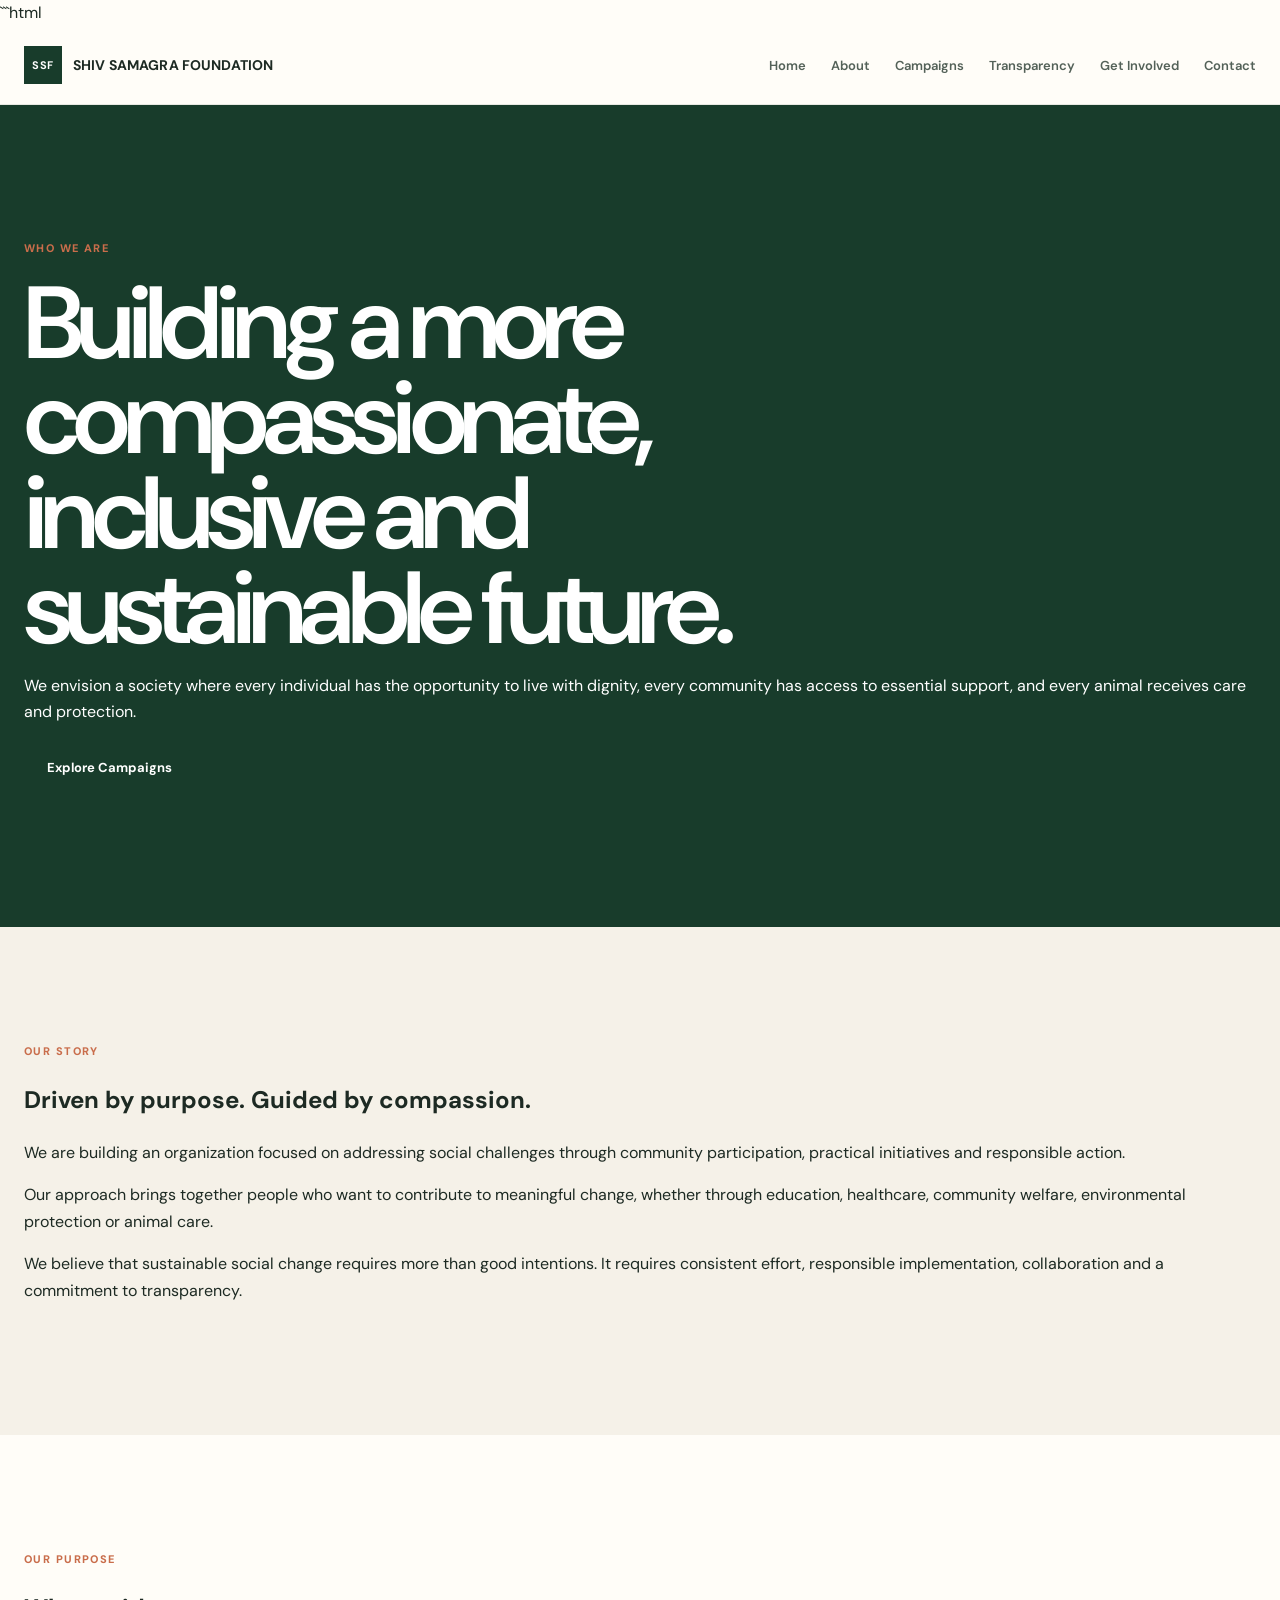
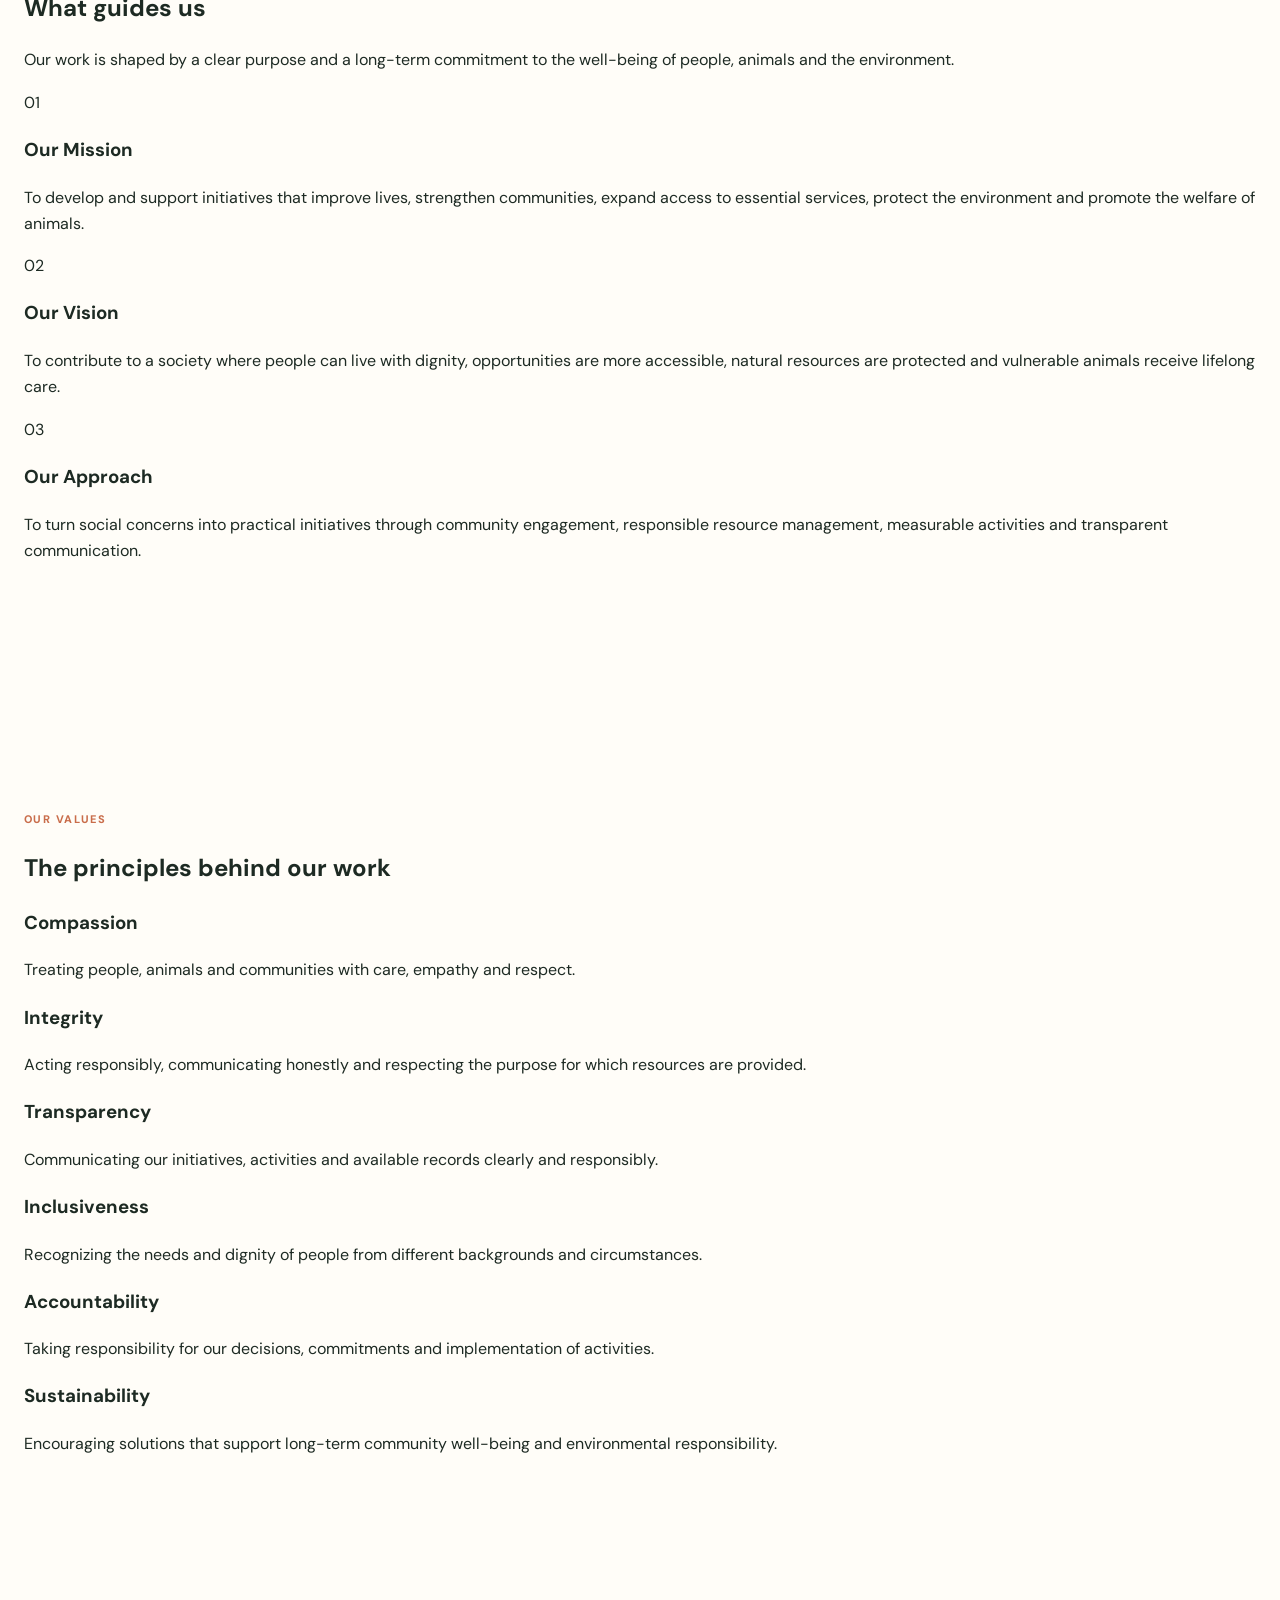
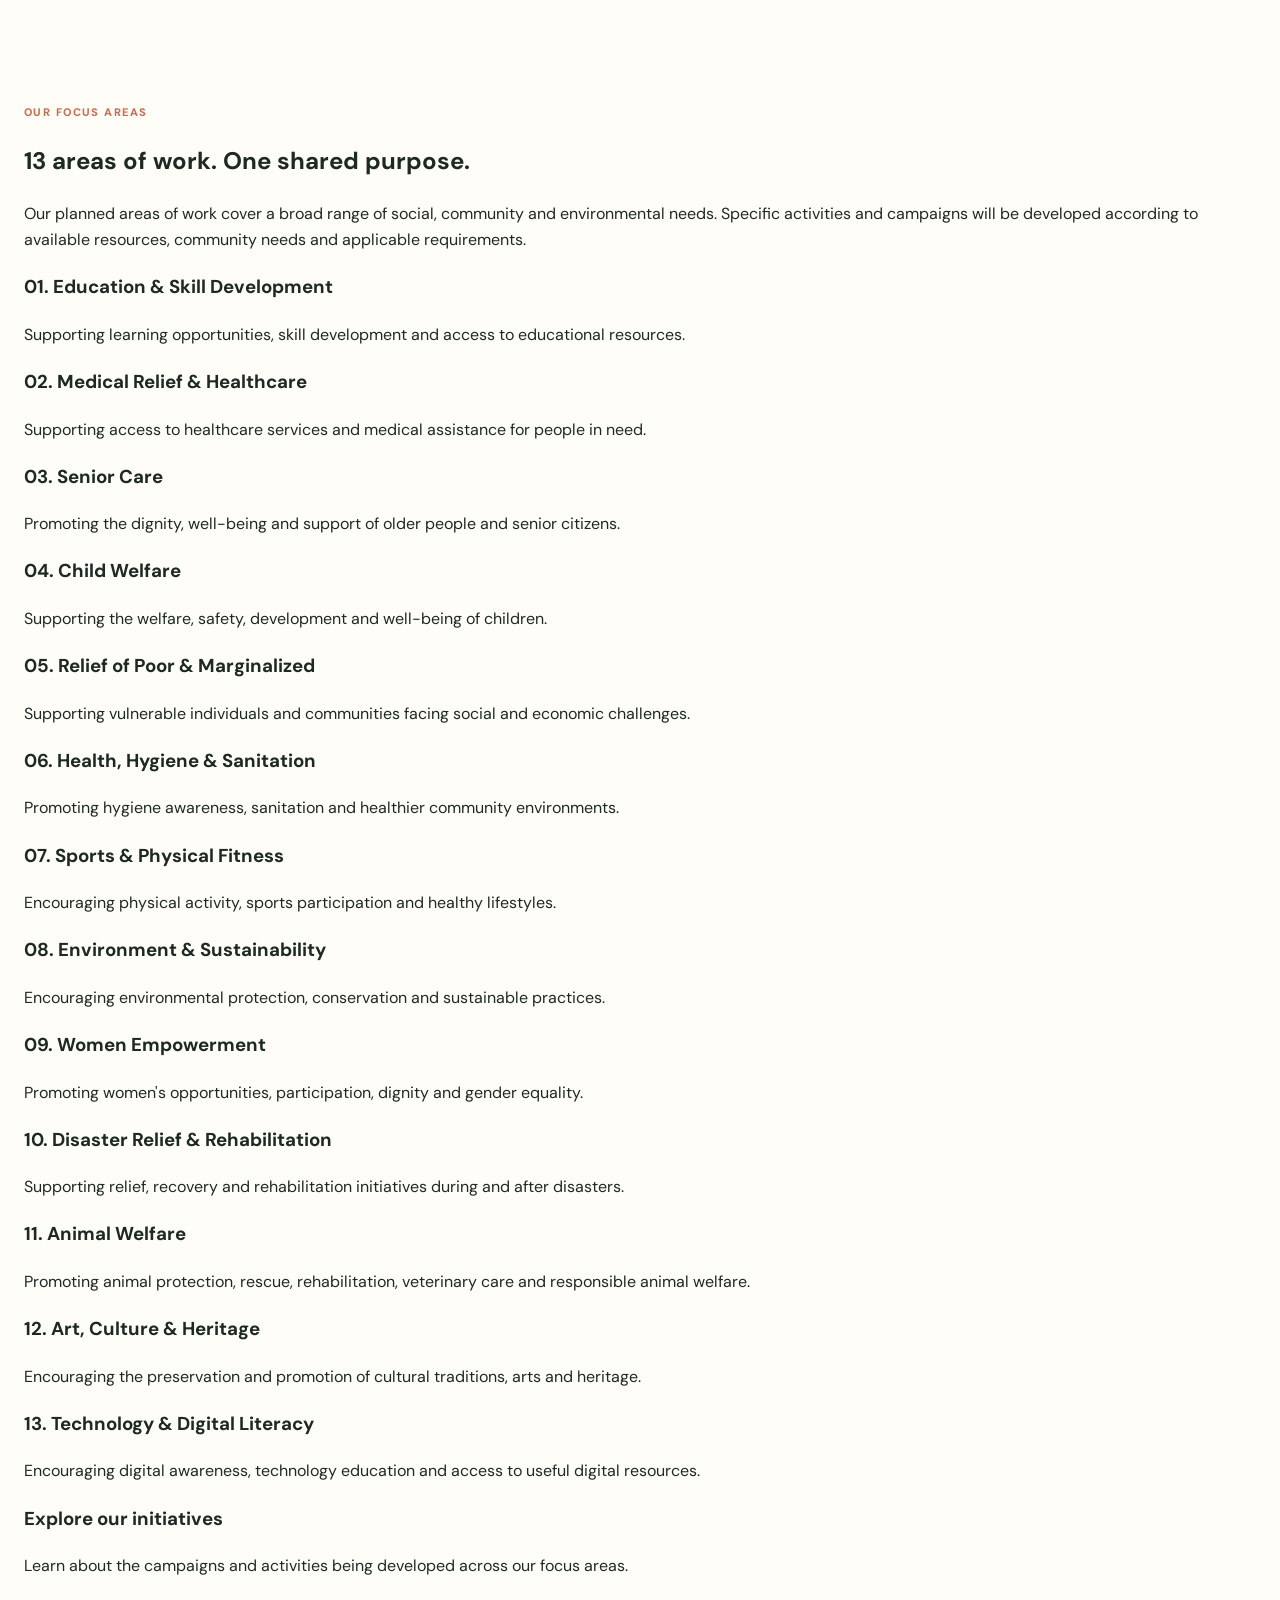
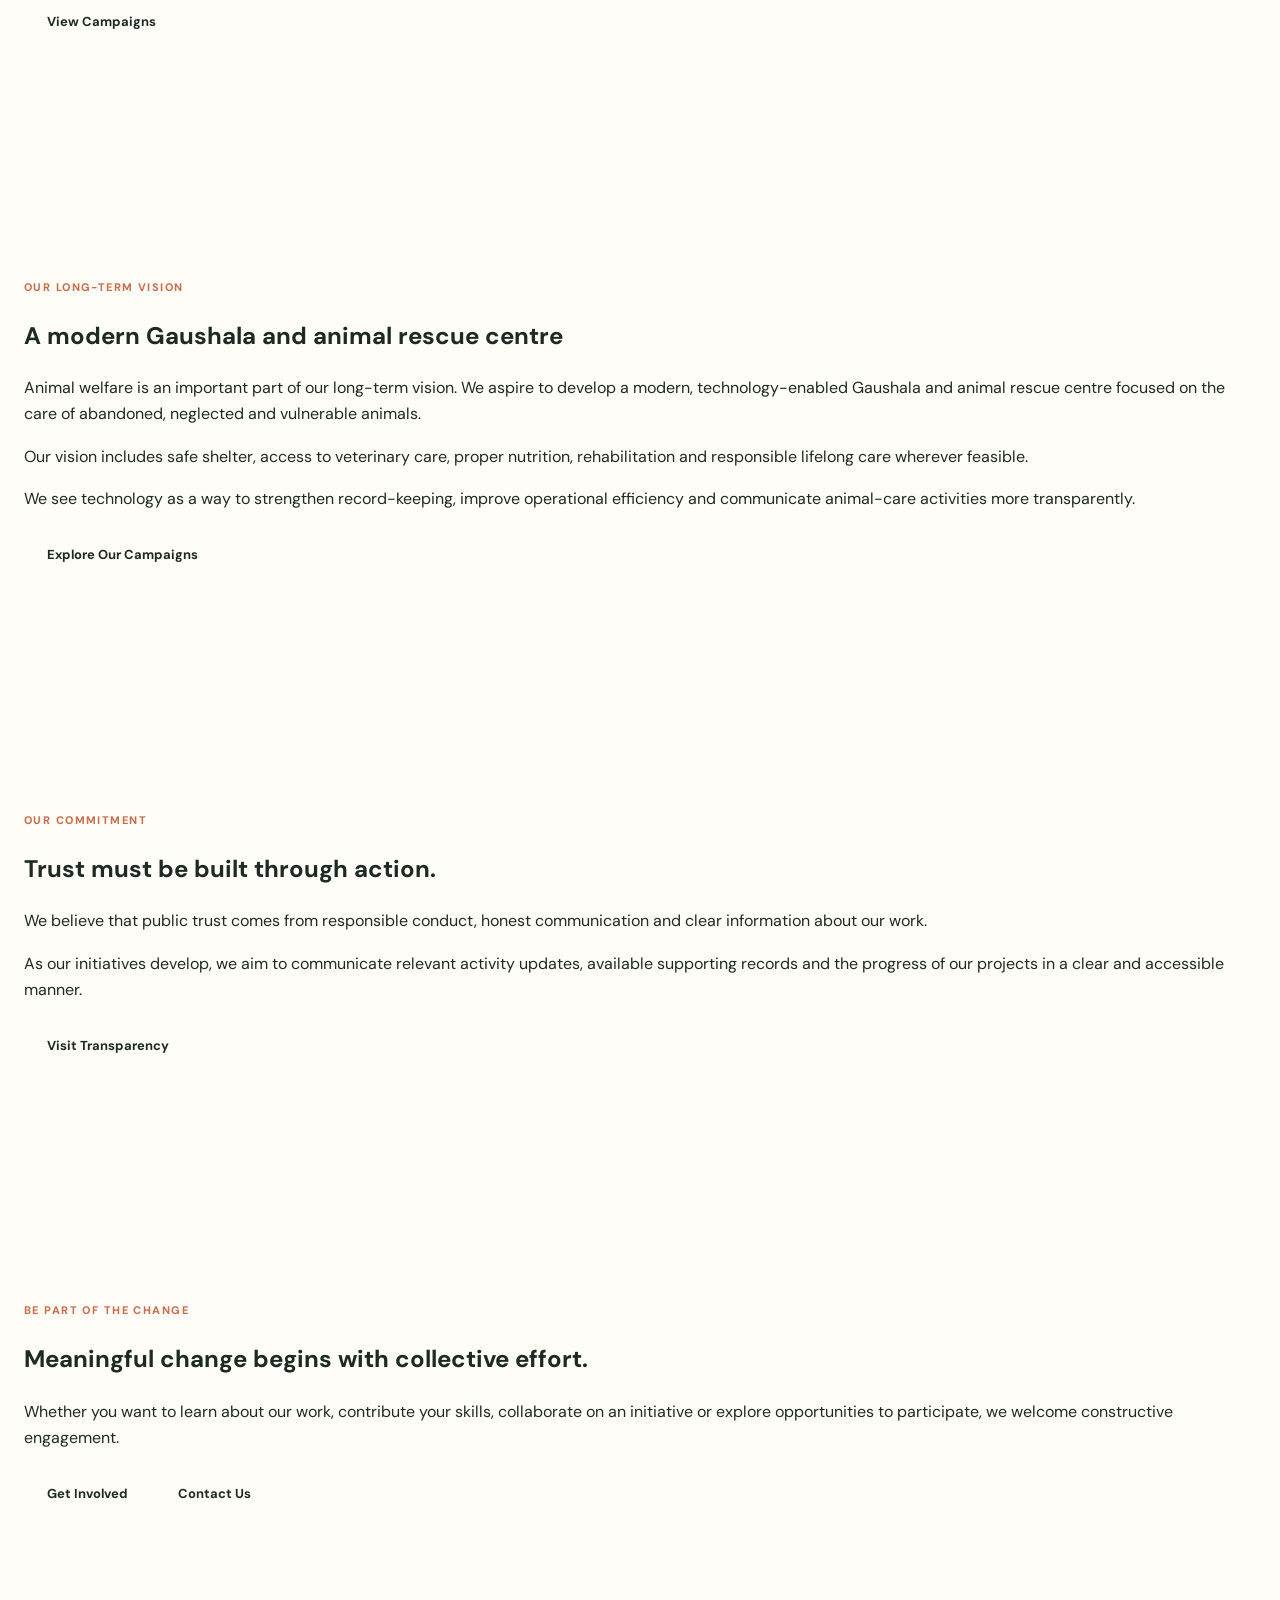
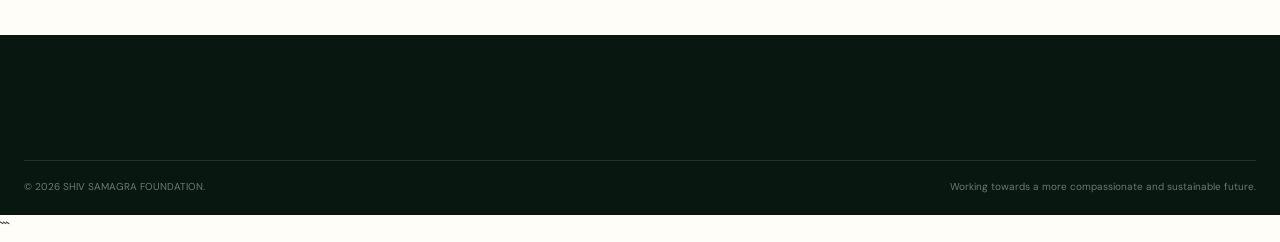
<file: about.html>
```html
<!DOCTYPE html>
<html lang="en">
<head>
  <meta charset="UTF-8">
  <meta name="viewport" content="width=device-width, initial-scale=1.0">

  <meta
    name="description"
    content="Learn about our purpose, mission, vision, values, and commitment to community welfare, education, healthcare, environmental protection, and animal welfare."
  >

  <meta name="theme-color" content="#f8faf7">

  <title data-page-title="About Us">About Us</title>

  <link rel="stylesheet" href="css/style.css">
</head>

<body>

<header class="site-header">
  <div class="container nav-wrap">

    <a class="brand" href="index.html" aria-label="Go to homepage">
      <span class="brand-mark" data-site-initials></span>
      <span class="brand-name" data-site-name></span>
    </a>

    <button
      class="nav-toggle"
      aria-label="Open navigation"
      aria-expanded="false"
      aria-controls="main-navigation"
    >
      ☰
    </button>

    <nav
      class="nav"
      id="main-navigation"
      aria-label="Main navigation"
    >
      <a href="index.html">Home</a>
      <a href="about.html" aria-current="page">About</a>
      <a href="campaigns.html">Campaigns</a>
      <a href="transparency.html">Transparency</a>
      <a href="get-involved.html">Get Involved</a>
      <a href="contact.html">Contact</a>
    </nav>

  </div>
</header>

<main>

  <!-- ABOUT HERO -->
  <section class="hero about-hero">
    <div class="container narrow">

      <span class="section-kicker">Who We Are</span>

      <h1>
        Building a more compassionate,
        inclusive and sustainable future.
      </h1>

      <p class="hero-lead">
        We envision a society where every individual has the opportunity
        to live with dignity, every community has access to essential
        support, and every animal receives care and protection.
      </p>

      <a class="btn btn-primary" href="campaigns.html">
        Explore Campaigns
      </a>

    </div>
  </section>


  <!-- OUR STORY -->
  <section class="section intro">
    <div class="container narrow">

      <span class="section-kicker">Our Story</span>

      <h2>Driven by purpose. Guided by compassion.</h2>

      <p>
        We are building an organization focused on addressing social
        challenges through community participation, practical initiatives
        and responsible action.
      </p>

      <p>
        Our approach brings together people who want to contribute to
        meaningful change, whether through education, healthcare,
        community welfare, environmental protection or animal care.
      </p>

      <p>
        We believe that sustainable social change requires more than
        good intentions. It requires consistent effort, responsible
        implementation, collaboration and a commitment to transparency.
      </p>

    </div>
  </section>


  <!-- MISSION AND VISION -->
  <section class="section about-purpose">
    <div class="container">

      <div class="section-heading">
        <span class="section-kicker">Our Purpose</span>
        <h2>What guides us</h2>
        <p>
          Our work is shaped by a clear purpose and a long-term commitment
          to the well-being of people, animals and the environment.
        </p>
      </div>

      <div class="about-grid">

        <article class="about-card">
          <span class="about-card-number">01</span>

          <h3>Our Mission</h3>

          <p>
            To develop and support initiatives that improve lives,
            strengthen communities, expand access to essential services,
            protect the environment and promote the welfare of animals.
          </p>
        </article>

        <article class="about-card">
          <span class="about-card-number">02</span>

          <h3>Our Vision</h3>

          <p>
            To contribute to a society where people can live with dignity,
            opportunities are more accessible, natural resources are
            protected and vulnerable animals receive lifelong care.
          </p>
        </article>

        <article class="about-card">
          <span class="about-card-number">03</span>

          <h3>Our Approach</h3>

          <p>
            To turn social concerns into practical initiatives through
            community engagement, responsible resource management,
            measurable activities and transparent communication.
          </p>
        </article>

      </div>

    </div>
  </section>


  <!-- OUR VALUES -->
  <section class="section about-values">
    <div class="container">

      <div class="section-heading">
        <span class="section-kicker">Our Values</span>
        <h2>The principles behind our work</h2>
      </div>

      <div class="about-grid">

        <article class="about-card">
          <h3>Compassion</h3>
          <p>
            Treating people, animals and communities with care,
            empathy and respect.
          </p>
        </article>

        <article class="about-card">
          <h3>Integrity</h3>
          <p>
            Acting responsibly, communicating honestly and respecting
            the purpose for which resources are provided.
          </p>
        </article>

        <article class="about-card">
          <h3>Transparency</h3>
          <p>
            Communicating our initiatives, activities and available
            records clearly and responsibly.
          </p>
        </article>

        <article class="about-card">
          <h3>Inclusiveness</h3>
          <p>
            Recognizing the needs and dignity of people from different
            backgrounds and circumstances.
          </p>
        </article>

        <article class="about-card">
          <h3>Accountability</h3>
          <p>
            Taking responsibility for our decisions, commitments
            and implementation of activities.
          </p>
        </article>

        <article class="about-card">
          <h3>Sustainability</h3>
          <p>
            Encouraging solutions that support long-term community
            well-being and environmental responsibility.
          </p>
        </article>

      </div>

    </div>
  </section>


  <!-- AREAS OF WORK -->
  <section class="section about-focus">
    <div class="container">

      <div class="section-heading">
        <span class="section-kicker">Our Focus Areas</span>

        <h2>13 areas of work. One shared purpose.</h2>

        <p>
          Our planned areas of work cover a broad range of social,
          community and environmental needs. Specific activities
          and campaigns will be developed according to available
          resources, community needs and applicable requirements.
        </p>
      </div>

      <div class="about-grid">

        <article class="about-card">
          <h3>01. Education &amp; Skill Development</h3>
          <p>
            Supporting learning opportunities, skill development
            and access to educational resources.
          </p>
        </article>

        <article class="about-card">
          <h3>02. Medical Relief &amp; Healthcare</h3>
          <p>
            Supporting access to healthcare services and medical
            assistance for people in need.
          </p>
        </article>

        <article class="about-card">
          <h3>03. Senior Care</h3>
          <p>
            Promoting the dignity, well-being and support of older
            people and senior citizens.
          </p>
        </article>

        <article class="about-card">
          <h3>04. Child Welfare</h3>
          <p>
            Supporting the welfare, safety, development and
            well-being of children.
          </p>
        </article>

        <article class="about-card">
          <h3>05. Relief of Poor &amp; Marginalized</h3>
          <p>
            Supporting vulnerable individuals and communities
            facing social and economic challenges.
          </p>
        </article>

        <article class="about-card">
          <h3>06. Health, Hygiene &amp; Sanitation</h3>
          <p>
            Promoting hygiene awareness, sanitation and healthier
            community environments.
          </p>
        </article>

        <article class="about-card">
          <h3>07. Sports &amp; Physical Fitness</h3>
          <p>
            Encouraging physical activity, sports participation
            and healthy lifestyles.
          </p>
        </article>

        <article class="about-card">
          <h3>08. Environment &amp; Sustainability</h3>
          <p>
            Encouraging environmental protection, conservation
            and sustainable practices.
          </p>
        </article>

        <article class="about-card">
          <h3>09. Women Empowerment</h3>
          <p>
            Promoting women's opportunities, participation,
            dignity and gender equality.
          </p>
        </article>

        <article class="about-card">
          <h3>10. Disaster Relief &amp; Rehabilitation</h3>
          <p>
            Supporting relief, recovery and rehabilitation
            initiatives during and after disasters.
          </p>
        </article>

        <article class="about-card">
          <h3>11. Animal Welfare</h3>
          <p>
            Promoting animal protection, rescue, rehabilitation,
            veterinary care and responsible animal welfare.
          </p>
        </article>

        <article class="about-card">
          <h3>12. Art, Culture &amp; Heritage</h3>
          <p>
            Encouraging the preservation and promotion of
            cultural traditions, arts and heritage.
          </p>
        </article>

        <article class="about-card">
          <h3>13. Technology &amp; Digital Literacy</h3>
          <p>
            Encouraging digital awareness, technology education
            and access to useful digital resources.
          </p>
        </article>

      </div>

      <div class="about-cta">
        <h3>Explore our initiatives</h3>

        <p>
          Learn about the campaigns and activities being developed
          across our focus areas.
        </p>

        <a class="btn btn-primary" href="campaigns.html">
          View Campaigns
        </a>
      </div>

    </div>
  </section>


  <!-- LONG-TERM VISION -->
  <section class="section about-animal-vision">
    <div class="container narrow">

      <span class="section-kicker">Our Long-Term Vision</span>

      <h2>A modern Gaushala and animal rescue centre</h2>

      <p>
        Animal welfare is an important part of our long-term vision.
        We aspire to develop a modern, technology-enabled Gaushala
        and animal rescue centre focused on the care of abandoned,
        neglected and vulnerable animals.
      </p>

      <p>
        Our vision includes safe shelter, access to veterinary care,
        proper nutrition, rehabilitation and responsible lifelong
        care wherever feasible.
      </p>

      <p>
        We see technology as a way to strengthen record-keeping,
        improve operational efficiency and communicate animal-care
        activities more transparently.
      </p>

      <a class="btn btn-primary" href="campaigns.html">
        Explore Our Campaigns
      </a>

    </div>
  </section>


  <!-- TRANSPARENCY -->
  <section class="section about-transparency">
    <div class="container narrow">

      <span class="section-kicker">Our Commitment</span>

      <h2>Trust must be built through action.</h2>

      <p>
        We believe that public trust comes from responsible conduct,
        honest communication and clear information about our work.
      </p>

      <p>
        As our initiatives develop, we aim to communicate relevant
        activity updates, available supporting records and the
        progress of our projects in a clear and accessible manner.
      </p>

      <a class="btn btn-secondary" href="transparency.html">
        Visit Transparency
      </a>

    </div>
  </section>


  <!-- GET INVOLVED -->
  <section class="section about-get-involved">
    <div class="container narrow">

      <span class="section-kicker">Be Part of the Change</span>

      <h2>Meaningful change begins with collective effort.</h2>

      <p>
        Whether you want to learn about our work, contribute your
        skills, collaborate on an initiative or explore opportunities
        to participate, we welcome constructive engagement.
      </p>

      <a class="btn btn-primary" href="get-involved.html">
        Get Involved
      </a>

      <a class="btn btn-secondary" href="contact.html">
        Contact Us
      </a>

    </div>
  </section>

</main>


<footer class="footer">
  <div class="container footer-bottom">

    <span>
      © <span id="year"></span>
      <span data-site-name></span>.
    </span>

    <span>
      Working towards a more compassionate and sustainable future.
    </span>

  </div>
</footer>

<script type="module" src="js/main.js"></script>

</body>
</html>
```
</file>
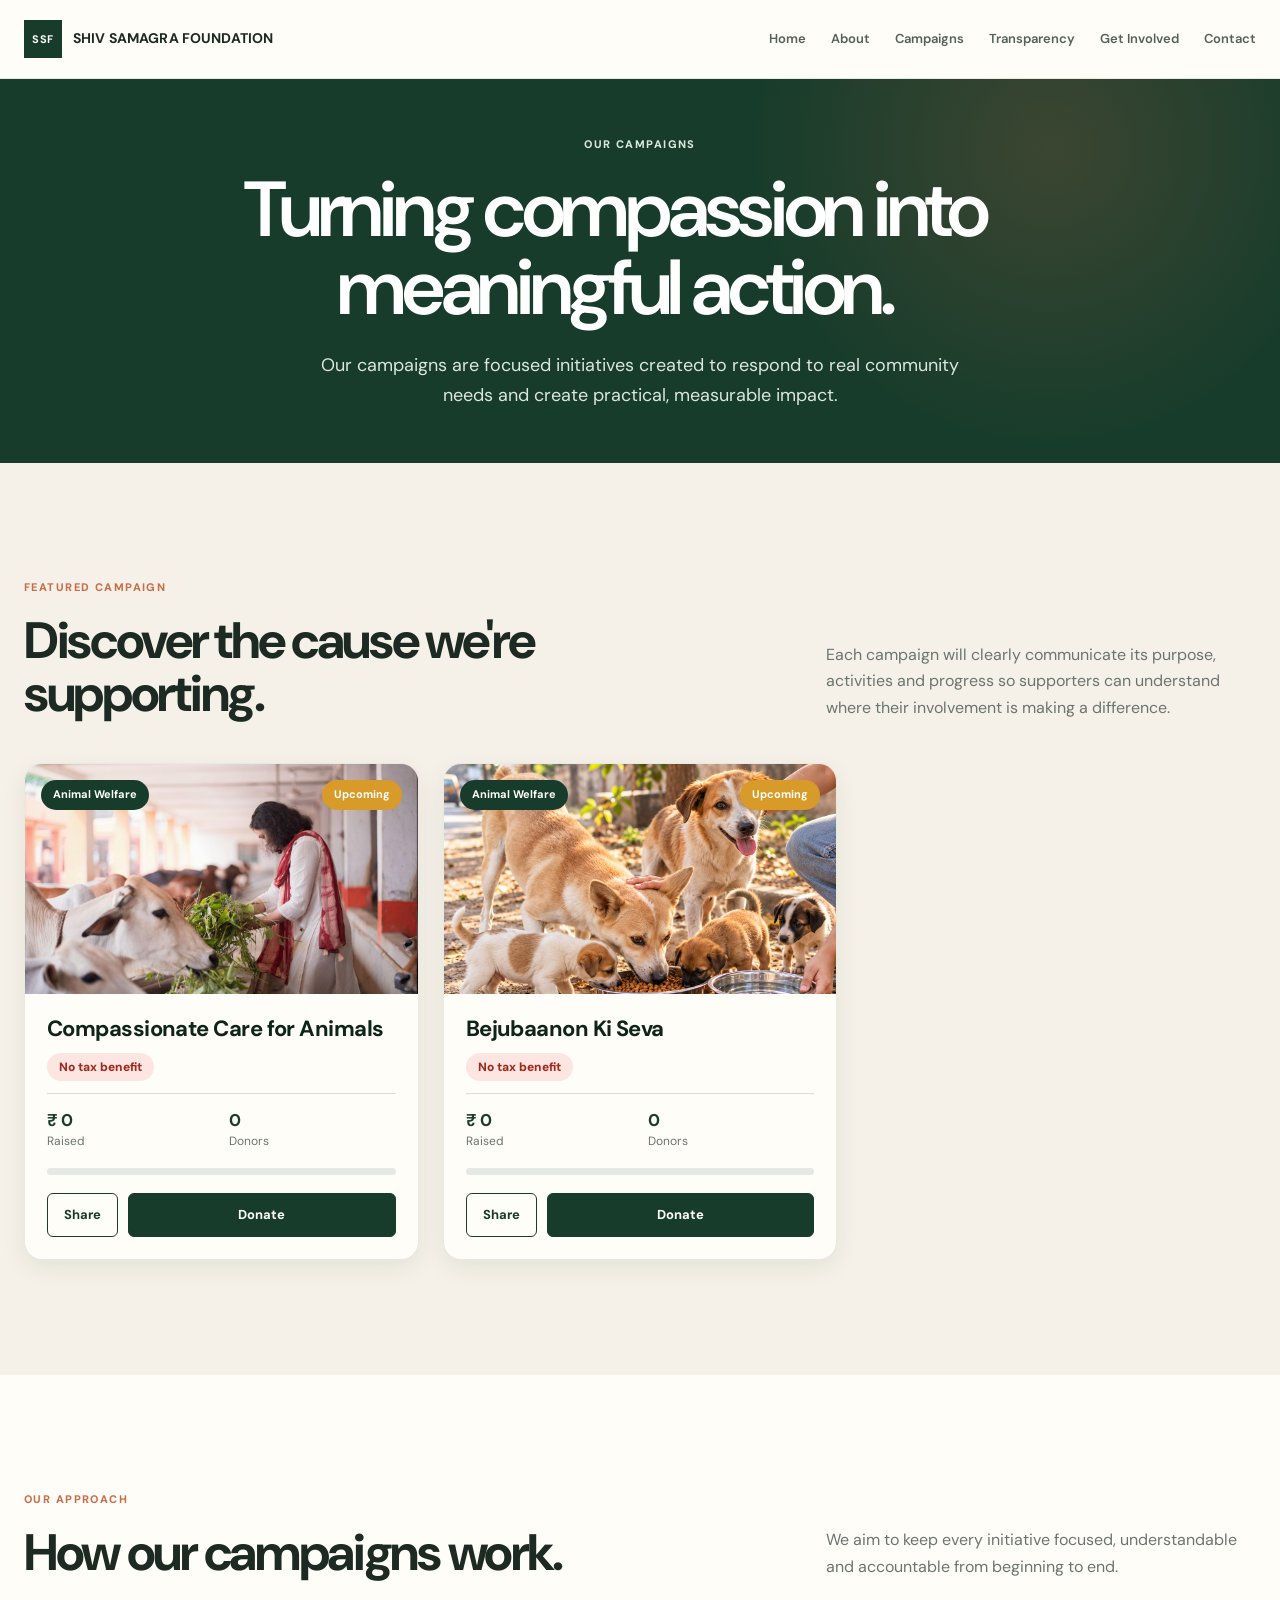
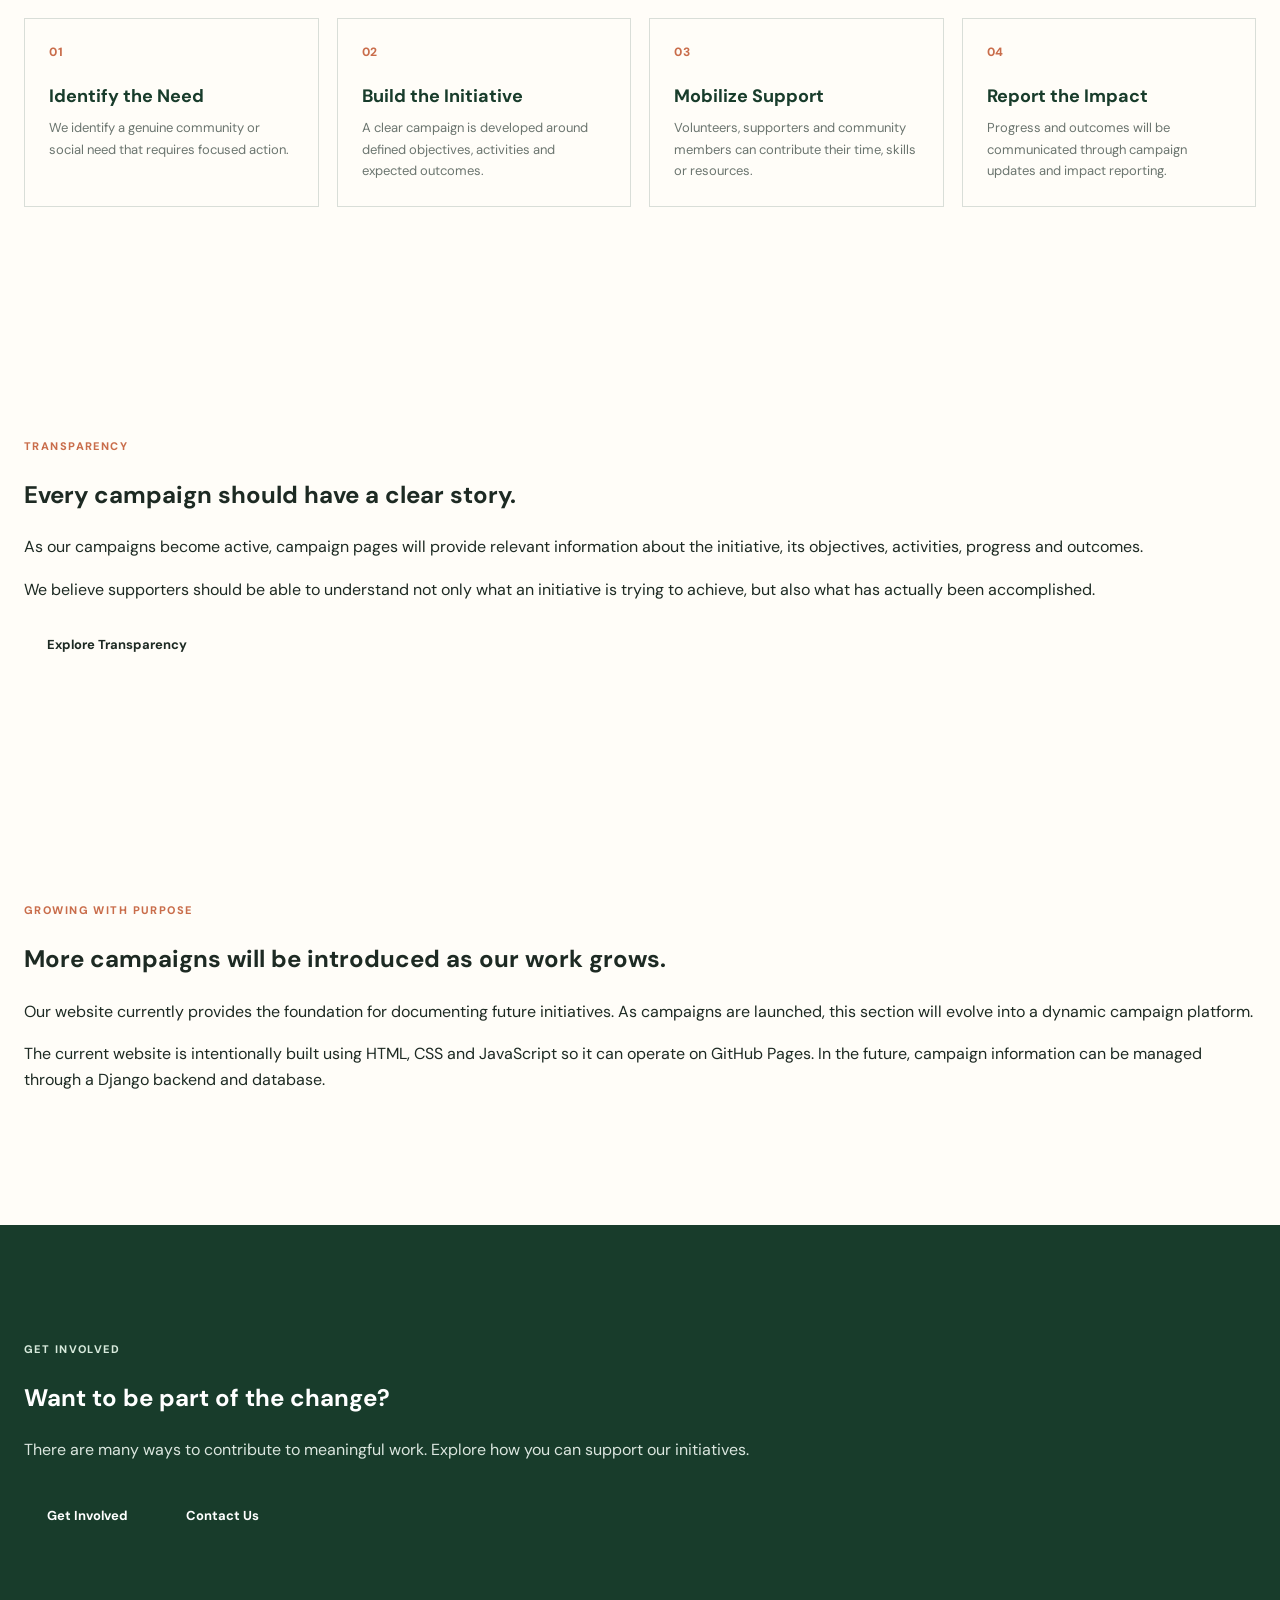
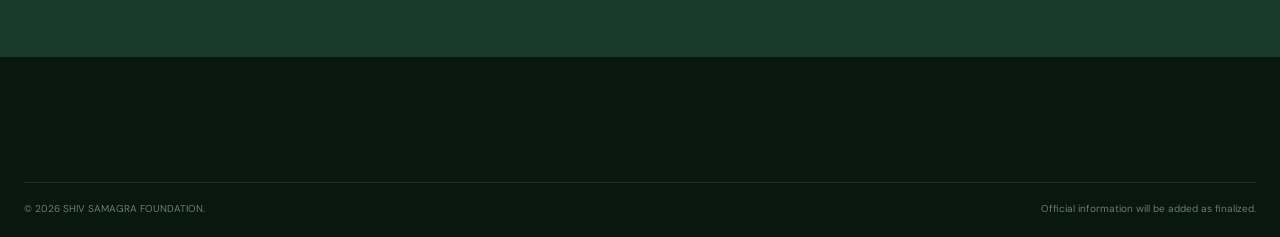
<file: campaigns.html>
<!DOCTYPE html>
<html lang="en">
<head>
  <meta charset="UTF-8">
  <meta name="viewport" content="width=device-width, initial-scale=1.0">

  <meta
    name="description"
    content="Explore our campaigns and initiatives focused on creating meaningful and sustainable community impact."
  >

  <title data-page-title="Campaigns">Campaigns</title>

  <link rel="stylesheet" href="css/style.css">
  <link rel="stylesheet" href="css/campaign.css">
</head>

<body>

<!-- =========================
     HEADER
========================= -->
<header class="site-header">
  <div class="container nav-wrap">

    <a class="brand" href="index.html">
      <span class="brand-mark" data-site-initials></span>
      <span class="brand-name" data-site-name></span>
    </a>

    <button
      class="nav-toggle"
      aria-label="Open navigation"
      aria-expanded="false"
      type="button"
    >
      ☰
    </button>

    <nav class="nav" aria-label="Main navigation">
      <a href="index.html">Home</a>
      <a href="about.html">About</a>
      <a href="campaigns.html" aria-current="page">Campaigns</a>
      <a href="transparency.html">Transparency</a>
      <a href="get-involved.html">Get Involved</a>
      <a href="contact.html">Contact</a>
    </nav>

  </div>
</header>


<main>

<!-- =========================
     HERO
========================= -->
<section class="hero campaigns-hero">

  <div class="container narrow">

    <span class="section-kicker">
      Our Campaigns
    </span>

    <h1>
      Turning compassion into meaningful action.
    </h1>

    <p class="hero-lead">
      Our campaigns are focused initiatives created to respond to
      real community needs and create practical, measurable impact.
    </p>

  </div>

</section>


<!-- =========================
     ACTIVE CAMPAIGNS
========================= -->
<section class="section campaigns-section">

  <div class="container">

    <div class="section-heading">

      <div>

        <span class="section-kicker">
          Featured Campaign
        </span>

        <h2>
          Discover the cause we're supporting.
        </h2>

      </div>

      <p>
        Each campaign will clearly communicate its purpose,
        activities and progress so supporters can understand
        where their involvement is making a difference.
      </p>

    </div>


    <!--
      Campaign cards are generated dynamically
      from js/campaigns-page.js
    -->
    <div
      class="campaign-grid"
      data-campaign-list
      aria-live="polite"
    ></div>


    <!-- =========================
         SEE MORE / SHOW LESS
    ========================== -->

    <div
      class="campaign-more-wrap"
      data-campaign-more-wrap
      hidden
    >

      <button
        type="button"
        class="campaign-more-btn"
        data-campaign-more
        aria-expanded="false"
      >
        See More Campaigns
      </button>

    </div>

  </div>

</section>


<!-- =========================
     HOW CAMPAIGNS WORK
========================= -->
<section class="section section-muted">

  <div class="container">

    <div class="section-heading">

      <div>

        <span class="section-kicker">
          Our Approach
        </span>

        <h2>
          How our campaigns work.
        </h2>

      </div>

      <p>
        We aim to keep every initiative focused, understandable
        and accountable from beginning to end.
      </p>

    </div>


    <div class="steps-grid">

      <!-- Step 01 -->
      <div class="step-card">

        <span class="step-number">
          01
        </span>

        <h3>
          Identify the Need
        </h3>

        <p>
          We identify a genuine community or social need that
          requires focused action.
        </p>

      </div>


      <!-- Step 02 -->
      <div class="step-card">

        <span class="step-number">
          02
        </span>

        <h3>
          Build the Initiative
        </h3>

        <p>
          A clear campaign is developed around defined objectives,
          activities and expected outcomes.
        </p>

      </div>


      <!-- Step 03 -->
      <div class="step-card">

        <span class="step-number">
          03
        </span>

        <h3>
          Mobilize Support
        </h3>

        <p>
          Volunteers, supporters and community members can
          contribute their time, skills or resources.
        </p>

      </div>


      <!-- Step 04 -->
      <div class="step-card">

        <span class="step-number">
          04
        </span>

        <h3>
          Report the Impact
        </h3>

        <p>
          Progress and outcomes will be communicated through
          campaign updates and impact reporting.
        </p>

      </div>

    </div>

  </div>

</section>


<!-- =========================
     TRANSPARENCY
========================= -->
<section class="section">

  <div class="container narrow">

    <span class="section-kicker">
      Transparency
    </span>

    <h2>
      Every campaign should have a clear story.
    </h2>

    <p>
      As our campaigns become active, campaign pages will provide
      relevant information about the initiative, its objectives,
      activities, progress and outcomes.
    </p>

    <p>
      We believe supporters should be able to understand not only
      what an initiative is trying to achieve, but also what has
      actually been accomplished.
    </p>

    <a href="transparency.html" class="btn btn-primary">
      Explore Transparency
    </a>

  </div>

</section>


<!-- =========================
     FUTURE CAMPAIGNS
========================= -->
<section class="section section-muted">

  <div class="container narrow">

    <span class="section-kicker">
      Growing With Purpose
    </span>

    <h2>
      More campaigns will be introduced as our work grows.
    </h2>

    <p>
      Our website currently provides the foundation for documenting
      future initiatives. As campaigns are launched, this section
      will evolve into a dynamic campaign platform.
    </p>

    <p>
      The current website is intentionally built using HTML, CSS
      and JavaScript so it can operate on GitHub Pages. In the
      future, campaign information can be managed through a Django
      backend and database.
    </p>

  </div>

</section>


<!-- =========================
     CTA
========================= -->
<section class="section cta-section">

  <div class="container narrow cta-content">

    <span class="section-kicker">
      Get Involved
    </span>

    <h2>
      Want to be part of the change?
    </h2>

    <p>
      There are many ways to contribute to meaningful work.
      Explore how you can support our initiatives.
    </p>

    <div class="cta-actions">

      <a href="get-involved.html" class="btn btn-primary">
        Get Involved
      </a>

      <a href="contact.html" class="btn btn-secondary">
        Contact Us
      </a>

    </div>

  </div>

</section>

</main>


<!-- =========================
     FOOTER
========================= -->
<footer class="footer">

  <div class="container footer-bottom">

    <span>
      © <span id="year"></span>
      <span data-site-name></span>.
    </span>

    <span>
      Official information will be added as finalized.
    </span>

  </div>

</footer>


<!-- =========================
     JAVASCRIPT
========================= -->
<script type="module" src="js/main.js"></script>
<script type="module" src="js/campaigns-page.js"></script>

</body>
</html>
</file>
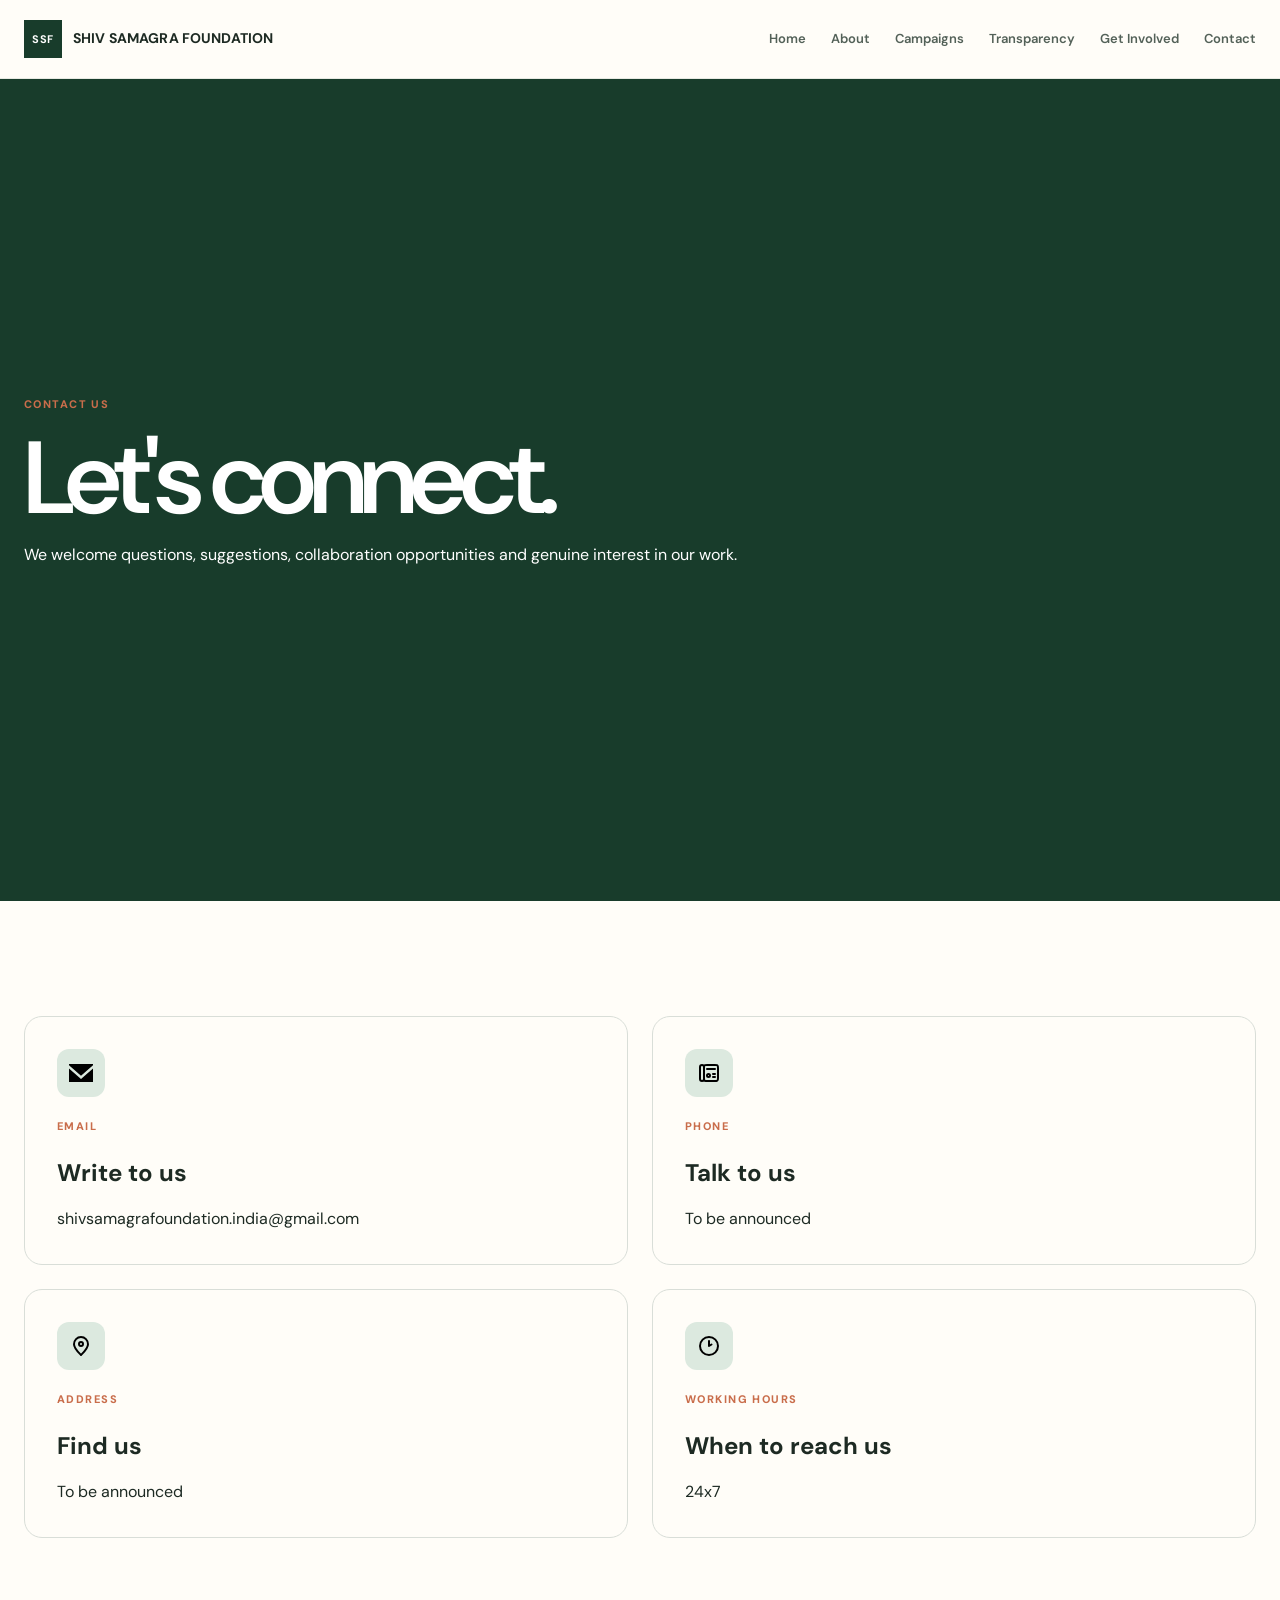
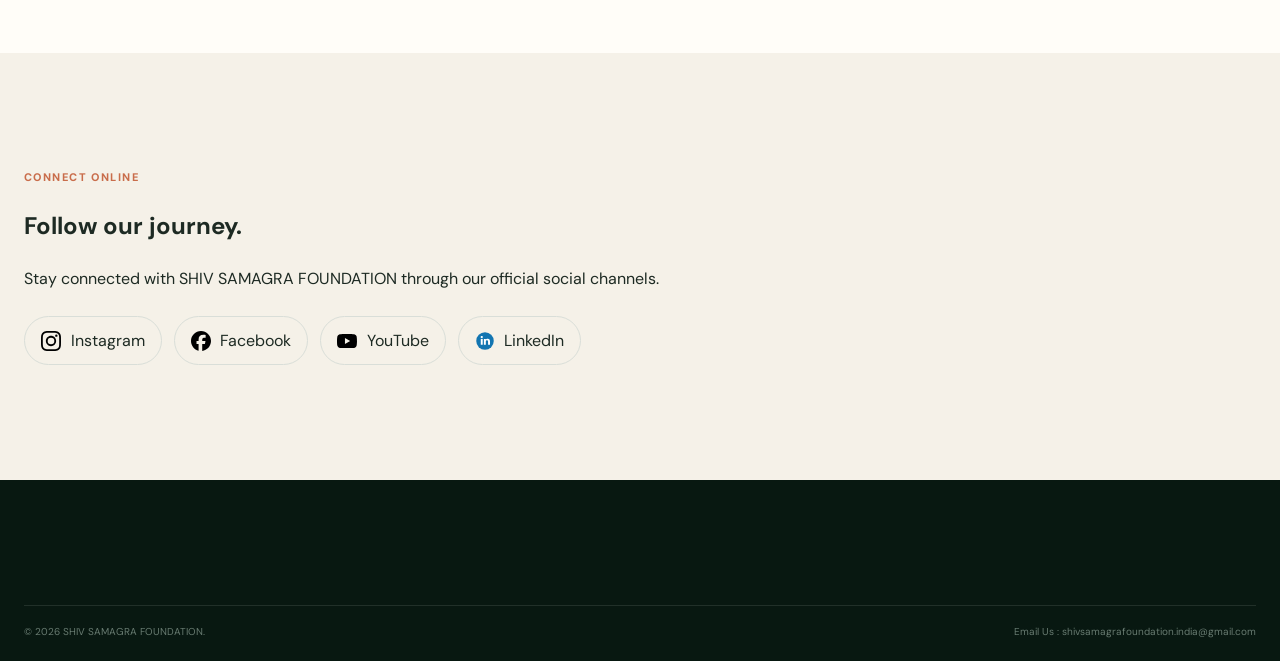
<file: contact.html>
<!DOCTYPE html>
<html lang="en">

<head>
  <meta charset="UTF-8">

  <meta
    name="viewport"
    content="width=device-width, initial-scale=1.0"
  >

  <meta
    name="description"
    content=""
    data-site-description="Contact"
  >

  <title data-page-title="Contact">
    Contact
  </title>

  <link rel="stylesheet" href="css/style.css">
  <link rel="stylesheet" href="css/contact.css">
</head>


<body>

<header class="site-header">

  <div class="container nav-wrap">

    <a class="brand" href="index.html">

      <span
        class="brand-mark"
        data-site-initials
      ></span>

      <span
        class="brand-name"
        data-site-name
      ></span>

    </a>


    <button
      class="nav-toggle"
      aria-label="Open navigation"
      aria-expanded="false"
    >
      ☰
    </button>


    <nav
      class="nav"
      aria-label="Main navigation"
    >

      <a href="index.html">Home</a>
      <a href="about.html">About</a>
      <a href="campaigns.html">Campaigns</a>
      <a href="transparency.html">Transparency</a>
      <a href="get-involved.html">Get Involved</a>
      <a href="contact.html">Contact</a>

    </nav>

  </div>

</header>


<main>


  <!-- ==========================================
       HERO
       ========================================== -->

  <section class="hero contact-hero">

    <div class="container narrow">

      <span class="section-kicker">
        Contact us
      </span>

      <h1>
        Let's connect.
      </h1>

      <p class="hero-lead">
        We welcome questions, suggestions,
        collaboration opportunities and genuine
        interest in our work.
      </p>

    </div>

  </section>


  <!-- ==========================================
       CONTACT INFORMATION
       ========================================== -->

  <section class="section">

    <div class="container">

      <div class="contact-grid">


        <!-- Email -->

        <article class="contact-card">

          <div class="contact-icon">

            <img
              src="assets/icons/email-1572-svgrepo-com.svg"
              alt=""
              aria-hidden="true"
            >

          </div>

          <span class="section-kicker">
            Email
          </span>

          <h2>
            Write to us
          </h2>

          <a
            data-contact="email"
            class="contact-value"
            href="#"
          >
            To be announced
          </a>

        </article>


        <!-- Phone -->

        <article class="contact-card">

          <div class="contact-icon">

            <img
              src="assets/icons/phone-intercom-svgrepo-com.svg"
              alt=""
              aria-hidden="true"
            >

          </div>

          <span class="section-kicker">
            Phone
          </span>

          <h2>
            Talk to us
          </h2>

          <a
            data-contact="phone"
            class="contact-value"
            href="#"
          >
            To be announced
          </a>

        </article>


        <!-- Address -->

        <article class="contact-card">

          <div class="contact-icon">

            <img
              src="assets/icons/location-pin-alt-1-svgrepo-com.svg"
              alt=""
              aria-hidden="true"
            >

          </div>

          <span class="section-kicker">
            Address
          </span>

          <h2>
            Find us
          </h2>

          <p
            data-contact="address"
            class="contact-value"
          >
            To be announced
          </p>

        </article>


        <!-- Working Hours -->

        <article class="contact-card">

          <div class="contact-icon">

            <img
              src="assets/icons/clock-two-svgrepo-com.svg"
              alt=""
              aria-hidden="true"
            >

          </div>

          <span class="section-kicker">
            Working hours
          </span>

          <h2>
            When to reach us
          </h2>

          <p
            data-contact="working-hours"
            class="contact-value"
          >
            To be announced
          </p>

        </article>

      </div>

    </div>

  </section>


  <!-- ==========================================
       SOCIAL MEDIA
       ========================================== -->

  <section class="section contact-social-section">

    <div class="container narrow">

      <span class="section-kicker">
        Connect online
      </span>

      <h2>
        Follow our journey.
      </h2>

      <p>
        Stay connected with <span data-site-name></span>
        through our official social channels.
      </p>


      <div class="social-links">


        <!-- Instagram -->

        <a
          data-social="instagram"
          target="_blank"
          rel="noopener noreferrer"
          aria-disabled="true"
        >

          <img
            src="assets/icons/instagram.svg"
            alt=""
            aria-hidden="true"
          >

          <span>Instagram</span>

        </a>


        <!-- Facebook -->

        <a
          data-social="facebook"
          target="_blank"
          rel="noopener noreferrer"
          aria-disabled="true"
        >

          <img
            src="assets/icons/facebook.svg"
            alt=""
            aria-hidden="true"
          >

          <span>Facebook</span>

        </a>


        <!-- YouTube -->

        <a
          data-social="youtube"
          target="_blank"
          rel="noopener noreferrer"
          aria-disabled="true"
        >

          <img
            src="assets/icons/youtube.svg"
            alt=""
            aria-hidden="true"
          >

          <span>YouTube</span>

        </a>


        <!-- LinkedIn -->

        <a
          data-social="linkedin"
          target="_blank"
          rel="noopener noreferrer"
          aria-disabled="true"
        >

          <img
            src="assets/icons/linkedin-1-svgrepo-com.svg"
            alt=""
            aria-hidden="true"
          >

          <span>LinkedIn</span>

        </a>

      </div>

    </div>

  </section>


</main>


<footer class="footer">

  <div class="container footer-bottom">

    <span>
      © <span id="year"></span>
      <span data-site-name></span>.
    </span>

    <span>
      Email Us : shivsamagrafoundation.india@gmail.com
    </span>

  </div>

</footer>


<script
  type="module"
  src="js/main.js"
></script>

</body>

</html>
</file>
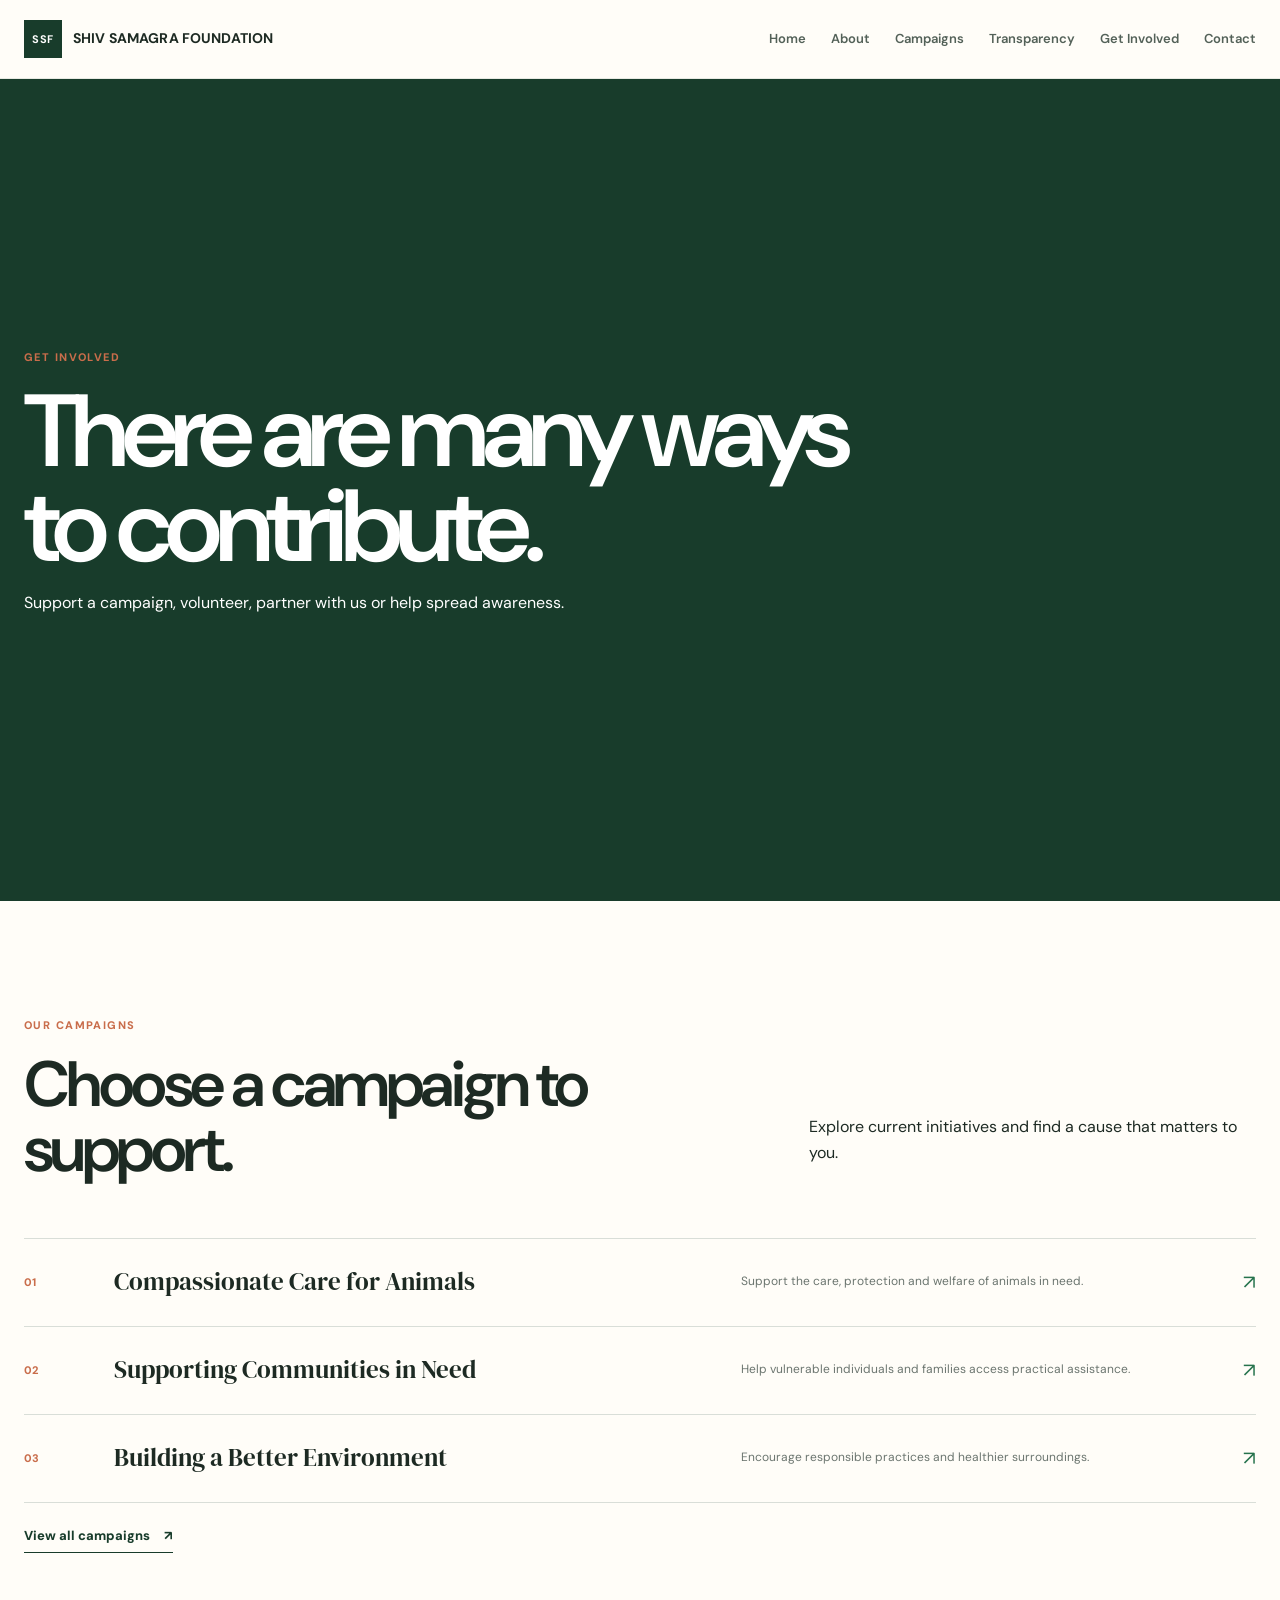
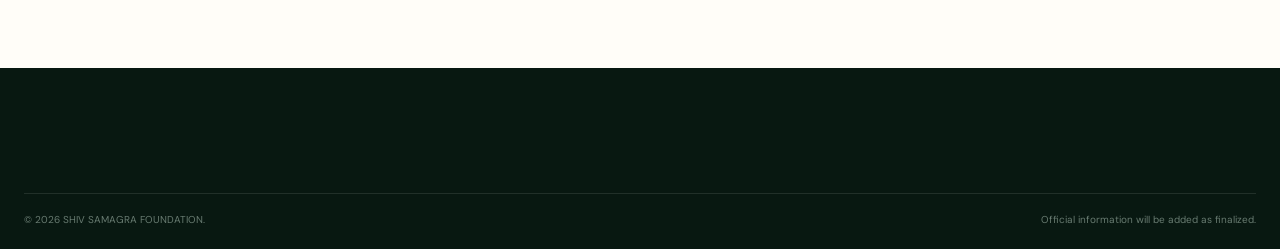
<file: get-involved.html>
<!DOCTYPE html>
<html lang="en">
<head>
  <meta charset="UTF-8">
  <meta name="viewport" content="width=device-width, initial-scale=1.0">
  <meta name="description" content="Get Involved">
  <title data-page-title="Get Involved">Get Involved</title>
  <link rel="stylesheet" href="css/style.css">
</head>
<body>
<header class="site-header">
  <div class="container nav-wrap">
    <a class="brand" href="index.html"><span class="brand-mark" data-site-initials></span><span class="brand-name" data-site-name></span></a>
    <button class="nav-toggle" aria-label="Open navigation" aria-expanded="false">☰</button>
    <nav class="nav" aria-label="Main navigation">
      <a href="index.html">Home</a><a href="about.html">About</a>
      <a href="campaigns.html">Campaigns</a><a href="transparency.html">Transparency</a>
      <a href="get-involved.html">Get Involved</a><a href="contact.html">Contact</a>
    </nav>
  </div>
</header>
<main>
<section class="hero">
  <div class="container narrow"><span class="section-kicker">Get involved</span><h1>There are many ways to contribute.</h1><p class="hero-lead">Support a campaign, volunteer, partner with us or help spread awareness.</p></div>
</section>
<section class="section areas">
  <div class="container">
    <div class="section-top">
      <div>
        <span class="section-kicker">Our Campaigns</span>
        <h2>Choose a campaign to support.</h2>
      </div>
      <p>Explore current initiatives and find a cause that matters to you.</p>
    </div>

    <div class="area-list">
      <a class="area-row" href="campaign.html?id=animal-care">
        <span class="area-number">01</span>
        <span class="area-name">Compassionate Care for Animals</span>
        <span class="area-description">Support the care, protection and welfare of animals in need.</span>
        <span class="area-arrow" aria-hidden="true">↗</span>
      </a>
      <a class="area-row" href="campaign.html?id=community-support">
        <span class="area-number">02</span>
        <span class="area-name">Supporting Communities in Need</span>
        <span class="area-description">Help vulnerable individuals and families access practical assistance.</span>
        <span class="area-arrow" aria-hidden="true">↗</span>
      </a>
      <a class="area-row" href="campaign.html?id=environment">
        <span class="area-number">03</span>
        <span class="area-name">Building a Better Environment</span>
        <span class="area-description">Encourage responsible practices and healthier surroundings.</span>
        <span class="area-arrow" aria-hidden="true">↗</span>
      </a>
    </div>

    <a class="underlined-link" href="campaigns.html">View all campaigns <span>↗</span></a>
  </div>
</section>
</main>
<footer class="footer">
  <div class="container footer-bottom"><span>© <span id="year"></span> <span data-site-name></span>.</span><span>Official information will be added as finalized.</span></div>
</footer>
<script type="module" src="js/main.js"></script>
</body>
</html>
</file>
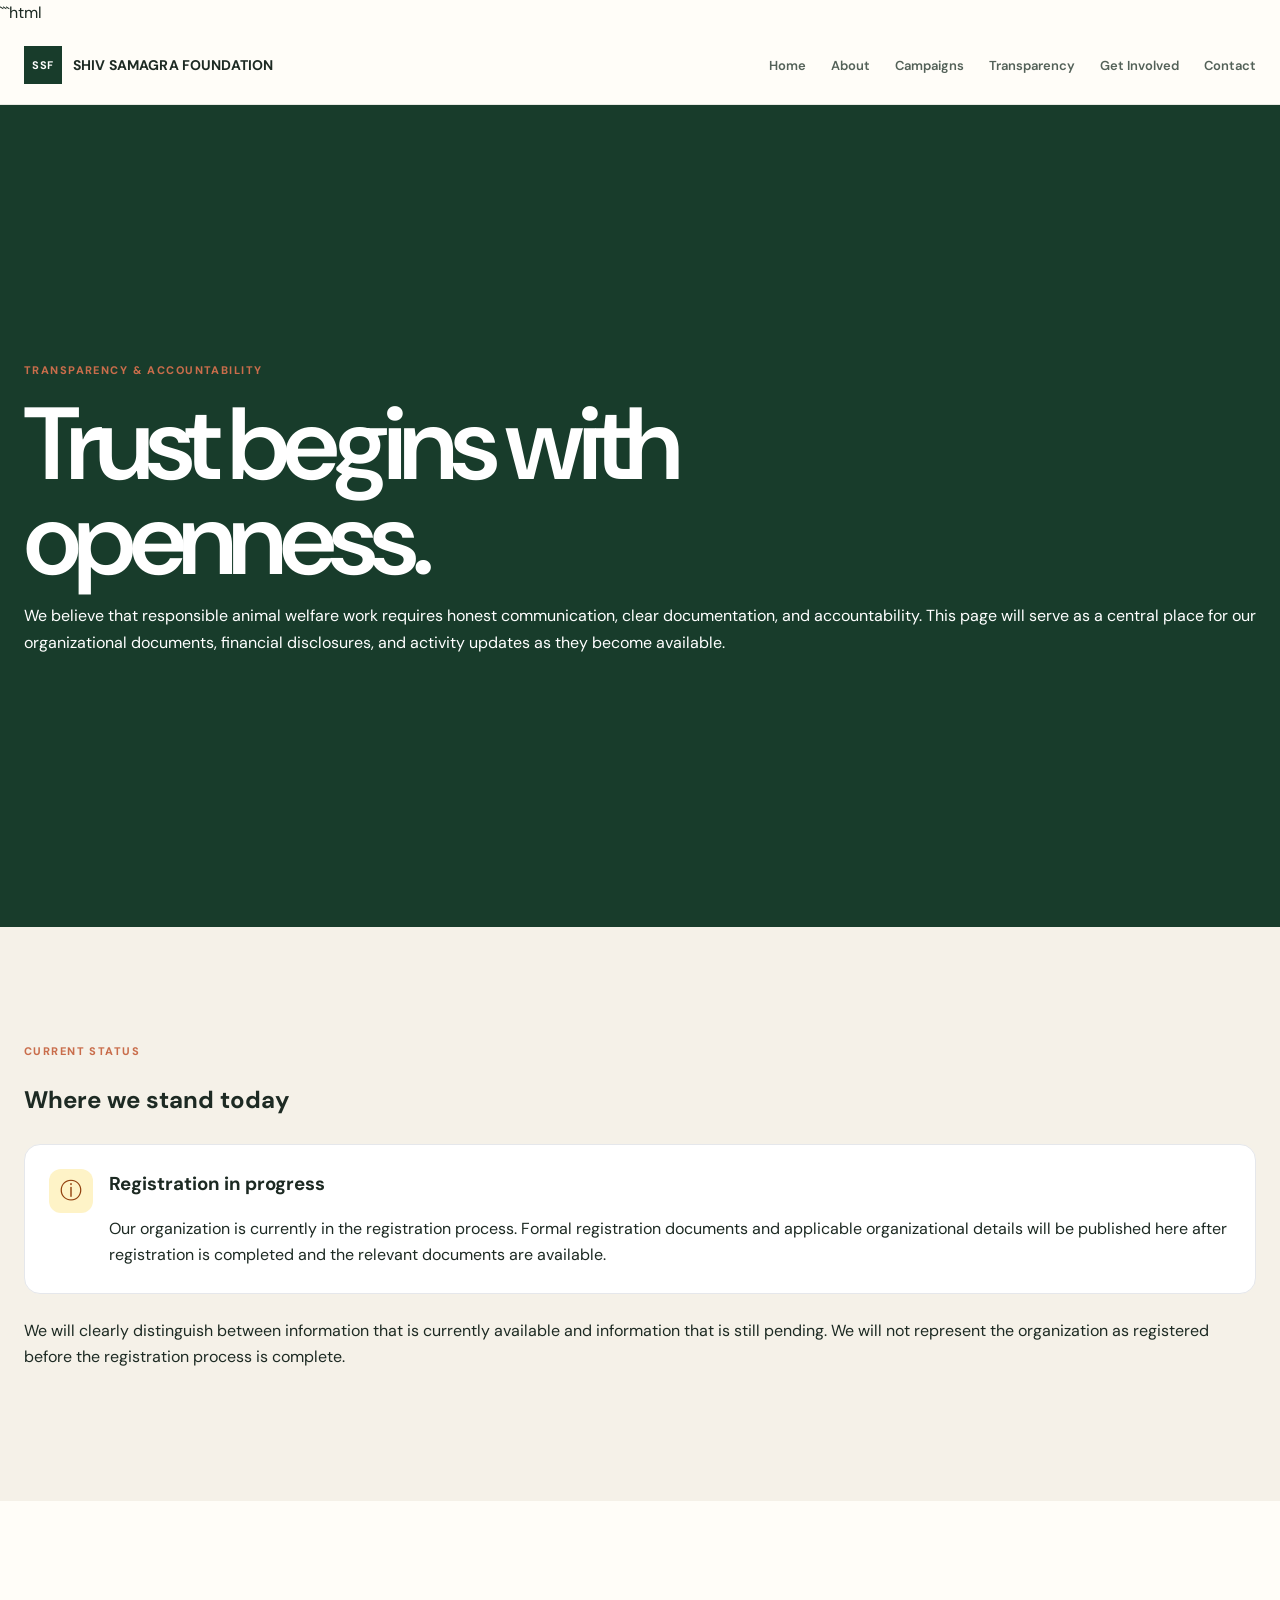
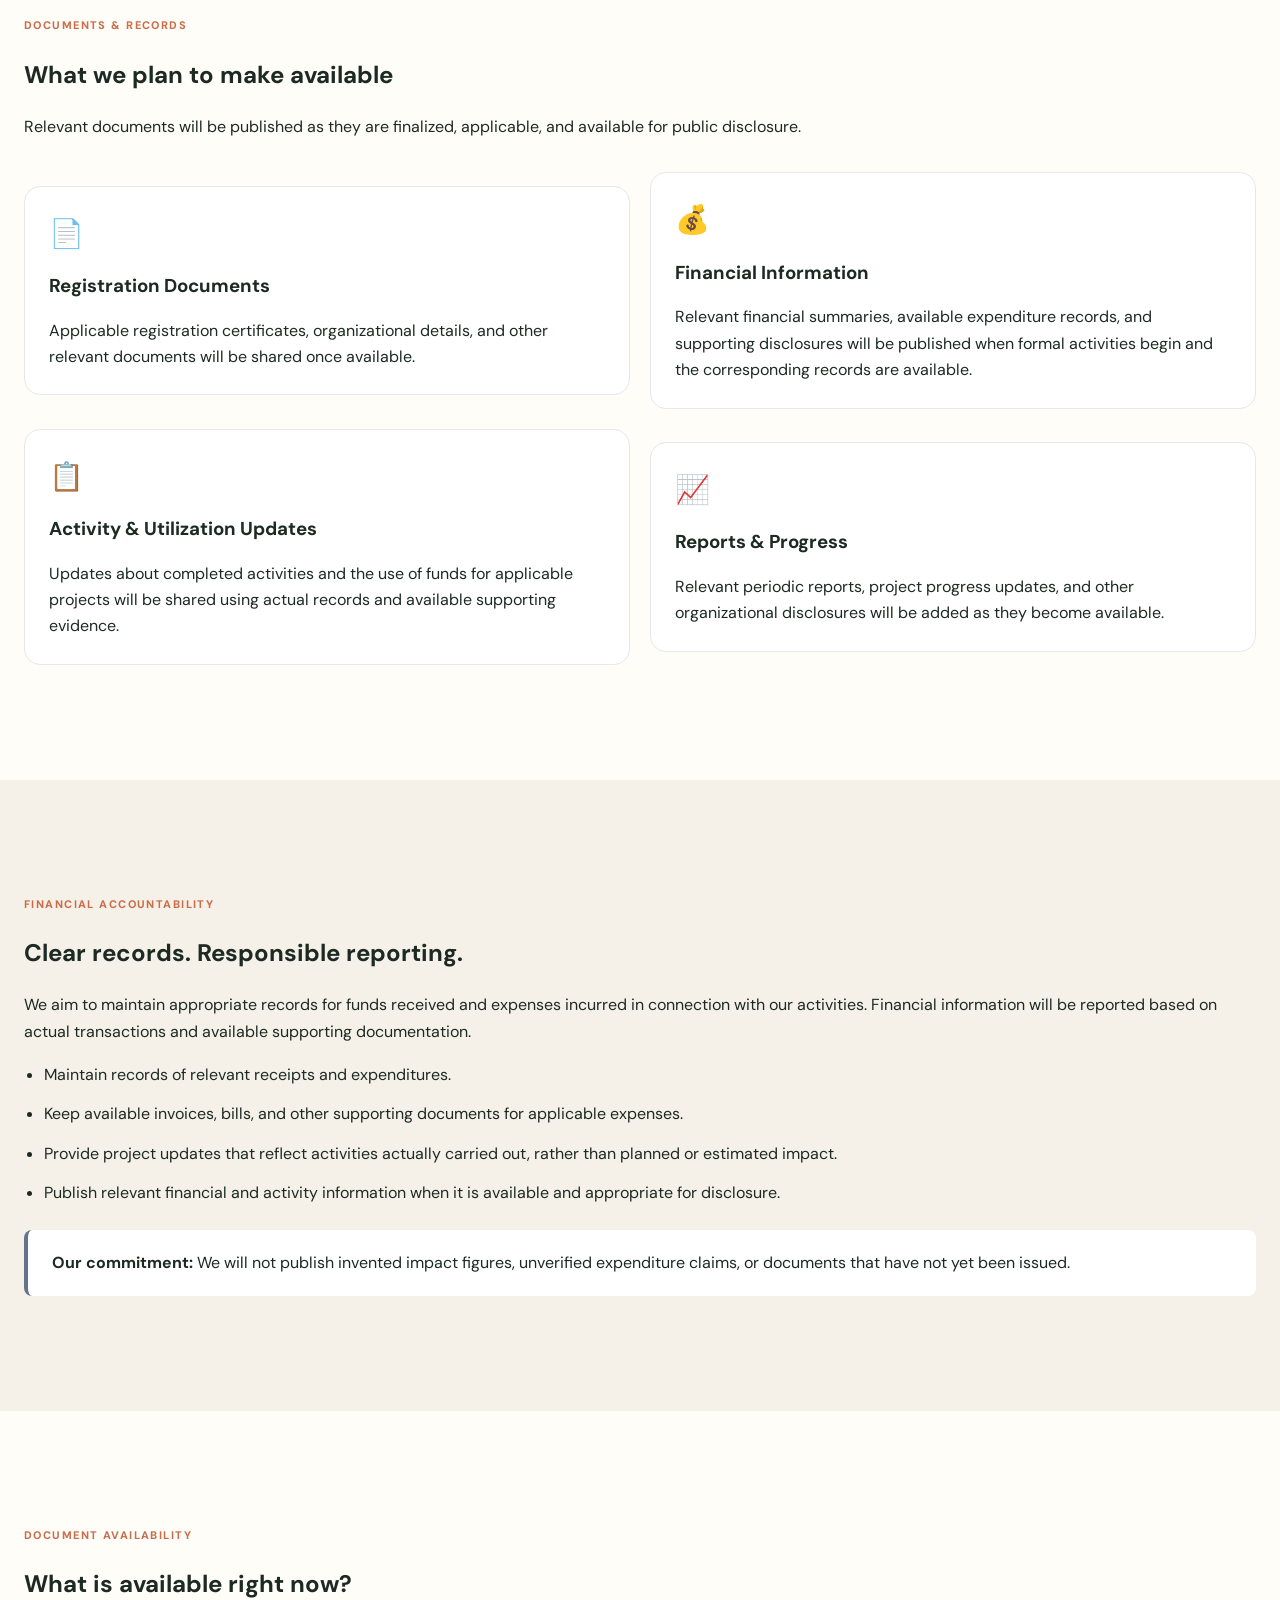
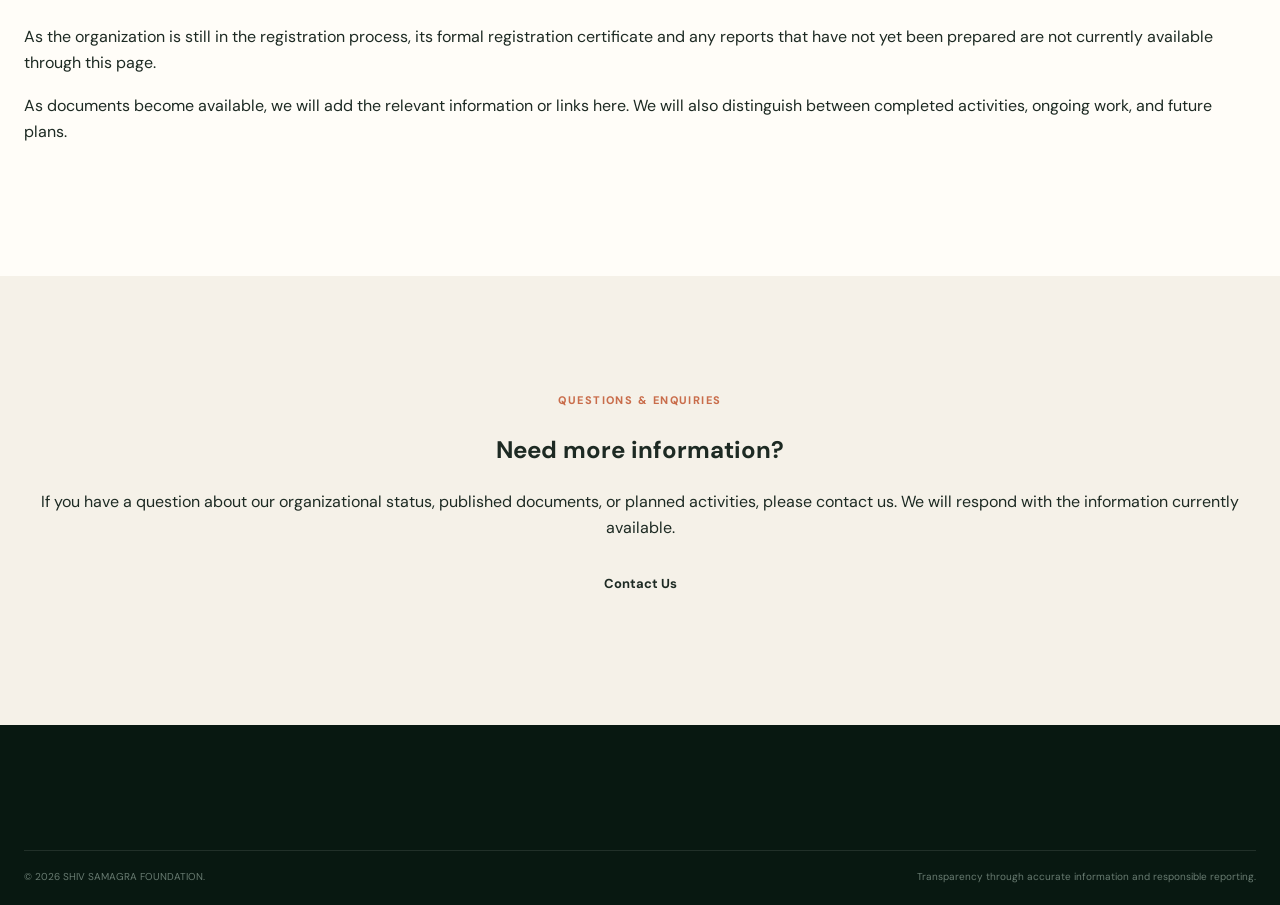
<file: transparency.html>
```html
<!DOCTYPE html>
<html lang="en">
<head>
  <meta charset="UTF-8">
  <meta name="viewport" content="width=device-width, initial-scale=1.0">

  <meta
    name="description"
    content="Learn about our organization's registration status, financial transparency, documentation, and commitment to responsible animal welfare work."
  >

  <title data-page-title="Transparency">Transparency</title>

  <link rel="stylesheet" href="css/style.css">

  <style>
    .transparency-status {
      display: flex;
      align-items: flex-start;
      gap: 16px;
      padding: 24px;
      margin: 24px 0;
      border: 1px solid var(--border-color, #e5e7eb);
      border-radius: 16px;
      background: var(--surface-color, #fff);
    }

    .transparency-status-icon {
      display: grid;
      place-items: center;
      flex-shrink: 0;
      width: 44px;
      height: 44px;
      border-radius: 12px;
      background: #fef3c7;
      color: #92400e;
      font-size: 22px;
    }

    .transparency-status h3,
    .transparency-card h3 {
      margin-top: 0;
      margin-bottom: 10px;
    }

    .transparency-status p,
    .transparency-card p {
      margin-bottom: 0;
    }

    .transparency-grid {
      display: grid;
      grid-template-columns: repeat(2, minmax(0, 1fr));
      gap: 20px;
      margin-top: 32px;
    }

    .transparency-card {
      padding: 24px;
      border: 1px solid var(--border-color, #e5e7eb);
      border-radius: 16px;
      background: var(--surface-color, #fff);
    }

    .transparency-card-icon {
      display: inline-block;
      margin-bottom: 14px;
      font-size: 28px;
    }

    .transparency-list {
      padding-left: 20px;
    }

    .transparency-list li {
      margin-bottom: 12px;
      line-height: 1.7;
    }

    .transparency-note {
      padding: 20px 24px;
      margin-top: 24px;
      border-left: 4px solid var(--primary-color, #64748b);
      border-radius: 8px;
      background: var(--surface-color, #fff);
    }

    .transparency-cta {
      text-align: center;
    }

    .transparency-cta .hero-lead {
      margin-left: auto;
      margin-right: auto;
    }

    @media (max-width: 640px) {
      .transparency-grid {
        grid-template-columns: 1fr;
      }

      .transparency-status {
        padding: 18px;
      }

      .transparency-card {
        padding: 20px;
      }
    }
  </style>
</head>

<body>

<header class="site-header">
  <div class="container nav-wrap">

    <a class="brand" href="index.html">
      <span class="brand-mark" data-site-initials></span>
      <span class="brand-name" data-site-name></span>
    </a>

    <button
      class="nav-toggle"
      aria-label="Open navigation"
      aria-expanded="false"
    >☰</button>

    <nav class="nav" aria-label="Main navigation">
      <a href="index.html">Home</a>
      <a href="about.html">About</a>
      <a href="campaigns.html">Campaigns</a>
      <a href="transparency.html" aria-current="page">Transparency</a>
      <a href="get-involved.html">Get Involved</a>
      <a href="contact.html">Contact</a>
    </nav>

  </div>
</header>

<main>

  <!-- Hero -->
  <section class="hero">
    <div class="container narrow">
      <span class="section-kicker">Transparency & Accountability</span>

      <h1>Trust begins with openness.</h1>

      <p class="hero-lead">
        We believe that responsible animal welfare work requires
        honest communication, clear documentation, and accountability.
        This page will serve as a central place for our organizational
        documents, financial disclosures, and activity updates as
        they become available.
      </p>
    </div>
  </section>

  <!-- Current status -->
  <section class="section intro">
    <div class="container narrow">

      <span class="section-kicker">Current Status</span>
      <h2>Where we stand today</h2>

      <div class="transparency-status">
        <div class="transparency-status-icon" aria-hidden="true">
          &#9432;
        </div>

        <div>
          <h3>Registration in progress</h3>

          <p>
            Our organization is currently in the registration process.
            Formal registration documents and applicable organizational
            details will be published here after registration is completed
            and the relevant documents are available.
          </p>
        </div>
      </div>

      <p>
        We will clearly distinguish between information that is currently
        available and information that is still pending. We will not
        represent the organization as registered before the registration
        process is complete.
      </p>

    </div>
  </section>

  <!-- Documents -->
  <section class="section">
    <div class="container">

      <span class="section-kicker">Documents & Records</span>
      <h2>What we plan to make available</h2>

      <p class="hero-lead">
        Relevant documents will be published as they are finalized,
        applicable, and available for public disclosure.
      </p>

      <div class="transparency-grid">

        <article class="transparency-card">
          <span class="transparency-card-icon" aria-hidden="true">
            &#128196;
          </span>

          <h3>Registration Documents</h3>

          <p>
            Applicable registration certificates, organizational
            details, and other relevant documents will be shared
            once available.
          </p>
        </article>

        <article class="transparency-card">
          <span class="transparency-card-icon" aria-hidden="true">
            &#128176;
          </span>

          <h3>Financial Information</h3>

          <p>
            Relevant financial summaries, available expenditure
            records, and supporting disclosures will be published
            when formal activities begin and the corresponding
            records are available.
          </p>
        </article>

        <article class="transparency-card">
          <span class="transparency-card-icon" aria-hidden="true">
            &#128203;
          </span>

          <h3>Activity & Utilization Updates</h3>

          <p>
            Updates about completed activities and the use of funds
            for applicable projects will be shared using actual
            records and available supporting evidence.
          </p>
        </article>

        <article class="transparency-card">
          <span class="transparency-card-icon" aria-hidden="true">
            &#128200;
          </span>

          <h3>Reports & Progress</h3>

          <p>
            Relevant periodic reports, project progress updates,
            and other organizational disclosures will be added
            as they become available.
          </p>
        </article>

      </div>

    </div>
  </section>

  <!-- Financial accountability -->
  <section class="section intro">
    <div class="container narrow">

      <span class="section-kicker">Financial Accountability</span>
      <h2>Clear records. Responsible reporting.</h2>

      <p>
        We aim to maintain appropriate records for funds received
        and expenses incurred in connection with our activities.
        Financial information will be reported based on actual
        transactions and available supporting documentation.
      </p>

      <ul class="transparency-list">
        <li>
          Maintain records of relevant receipts and expenditures.
        </li>

        <li>
          Keep available invoices, bills, and other supporting
          documents for applicable expenses.
        </li>

        <li>
          Provide project updates that reflect activities actually
          carried out, rather than planned or estimated impact.
        </li>

        <li>
          Publish relevant financial and activity information
          when it is available and appropriate for disclosure.
        </li>
      </ul>

      <div class="transparency-note">
        <strong>Our commitment:</strong>
        We will not publish invented impact figures, unverified
        expenditure claims, or documents that have not yet been issued.
      </div>

    </div>
  </section>

  <!-- Current availability -->
  <section class="section">
    <div class="container narrow">

      <span class="section-kicker">Document Availability</span>
      <h2>What is available right now?</h2>

      <p>
        As the organization is still in the registration process,
        its formal registration certificate and any reports that
        have not yet been prepared are not currently available
        through this page.
      </p>

      <p>
        As documents become available, we will add the relevant
        information or links here. We will also distinguish
        between completed activities, ongoing work, and future plans.
      </p>

    </div>
  </section>

  <!-- Contact -->
  <section class="section intro">
    <div class="container narrow transparency-cta">

      <span class="section-kicker">Questions & Enquiries</span>

      <h2>Need more information?</h2>

      <p class="hero-lead">
        If you have a question about our organizational status,
        published documents, or planned activities, please contact us.
        We will respond with the information currently available.
      </p>

      <a class="btn btn-primary" href="contact.html">
        Contact Us
      </a>

    </div>
  </section>

</main>

<footer class="footer">
  <div class="container footer-bottom">
    <span>
      © <span id="year"></span>
      <span data-site-name></span>.
    </span>

    <span>Transparency through accurate information and responsible reporting.</span>
  </div>
</footer>

<script type="module" src="js/main.js"></script>

</body>
</html>
</file>
<file: css/style.css>
@import url('https://fonts.googleapis.com/css2?family=DM+Sans:wght@400;500;600;700&family=DM+Serif+Display:ital@0;1&display=swap');

:root{
  --forest:#183c2b;
  --forest-deep:#0d2419;
  --green:#26734d;
  --sage:#dce9df;
  --cream:#f5f1e8;
  --paper:#fffdf8;
  --ink:#1d2a23;
  --muted:#6b756f;
  --terracotta:#c96d4b;
  --line:#d9ded8;
  --white:#fff;
  --max:1240px;
}

*{box-sizing:border-box}

html{scroll-behavior:smooth}

body{
  margin:0;
  background:var(--paper);
  color:var(--ink);
  font-family:"DM Sans",sans-serif;
  line-height:1.65;
}

a{
  color:inherit;
  text-decoration:none;
}

img{
  max-width:100%;
  display:block;
}

.container{
  width:min(calc(100% - 48px),var(--max));
  margin:0 auto;
}

/* HEADER */

.site-header{
  position:sticky;
  top:0;
  z-index:100;
  background:rgba(255,253,248,.94);
  backdrop-filter:blur(14px);
  border-bottom:1px solid rgba(24,60,43,.10);
}

.nav-wrap{
  min-height:78px;
  display:flex;
  align-items:center;
  gap:30px;
}

.brand{
  display:flex;
  align-items:center;
  gap:11px;
  font-weight:700;
  white-space:nowrap;
}

.brand-mark{
  width:38px;
  height:38px;
  display:grid;
  place-items:center;
  background:var(--forest);
  color:#fff;
  font-size:11px;
  letter-spacing:.04em;
}

.brand-logo{
  display:block;
  width:58px;
  height:58px;
  object-fit:contain;
}

.brand-name{
  letter-spacing:.01em;
  font-size:14px;
}

.nav{
  margin-left:auto;
  display:flex;
  align-items:center;
  gap:25px;
  font-size:13px;
  font-weight:600;
  color:#536158;
}

.nav a{
  transition:color .2s ease;
}

.nav a:hover,
.nav a.active{
  color:var(--forest);
}

.nav-support{
  padding:11px 17px;
  background:var(--forest);
  color:#fff;
  font-size:13px;
  font-weight:700;
  transition:.2s ease;
}

.nav-support:hover{
  background:var(--green);
}

.nav-toggle{
  display:none;
  margin-left:auto;
  width:40px;
  height:40px;
  border:0;
  background:transparent;
  cursor:pointer;
}

.nav-toggle span{
  display:block;
  width:22px;
  height:2px;
  margin:5px auto;
  background:var(--forest);
}

/* HERO */

.hero{
  position:relative;
  min-height:calc(100vh - 78px);
  display:flex;
  align-items:center;
  overflow:hidden;
  background:var(--forest);
  color:#fff;
}

.hero-image{
  position:absolute;
  inset:0;
  background:
    linear-gradient(90deg,rgba(13,36,25,.97) 0%,rgba(13,36,25,.76) 42%,rgba(13,36,25,.25) 100%),
    url("../assets/images/hero.jpg") center/cover no-repeat;
  opacity:.96;
}

/* Fallback visual until hero.jpg is added */
.hero-image{
  background-color:#294c39;
}

.hero-overlay{
  position:absolute;
  inset:0;
  background:
    radial-gradient(circle at 80% 25%,rgba(201,109,75,.22),transparent 25%),
    linear-gradient(0deg,rgba(13,36,25,.35),transparent);
}

.hero-content{
  position:relative;
  z-index:2;
  min-height:calc(100vh - 78px);
  padding:110px 0 80px;
  display:flex;
  flex-direction:column;
  justify-content:center;
}

.hero-copy{
  max-width:850px;
}

.eyebrow,
.section-kicker{
  display:block;
  color:var(--terracotta);
  text-transform:uppercase;
  letter-spacing:.13em;
  font-size:11px;
  font-weight:800;
  margin-bottom:18px;
}

.hero .eyebrow{
  color:#d9e9dd;
}

.hero h1{
  margin:0;
  max-width:850px;
  font-size:clamp(54px,8vw,105px);
  line-height:.93;
  letter-spacing:-.065em;
  font-weight:600;
}

.hero h1 em,
h2 em{
  font-family:"DM Serif Display",Georgia,serif;
  font-weight:400;
}

.hero h1 em{
  display:block;
  color:#d7eadc;
}

.hero-copy p{
  max-width:650px;
  margin:30px 0 34px;
  color:#dbe6df;
  font-size:18px;
}

.hero-actions{
  display:flex;
  align-items:center;
  gap:25px;
  flex-wrap:wrap;
}

.btn{
  min-height:52px;
  display:inline-flex;
  align-items:center;
  justify-content:center;
  gap:18px;
  padding:0 22px;
  border:1px solid transparent;
  font-size:13px;
  font-weight:700;
  transition:.2s ease;
}

.btn:hover{
  transform:translateY(-2px);
}

.btn-light{
  background:#fff;
  color:var(--forest);
}

.btn-light:hover{
  background:#f0eee6;
}

.hero-text-link{
  color:#fff;
  font-size:13px;
  font-weight:700;
  border-bottom:1px solid rgba(255,255,255,.5);
  padding-bottom:4px;
}

.hero-note{
  position:absolute;
  right:0;
  bottom:80px;
  width:270px;
  padding-left:20px;
  border-left:1px solid rgba(255,255,255,.35);
}

.hero-note span{
  color:#b9cbbf;
  font-size:10px;
  text-transform:uppercase;
  letter-spacing:.12em;
}

.hero-note p{
  margin:7px 0 0;
  color:#fff;
  font-family:"DM Serif Display",Georgia,serif;
  font-size:19px;
  line-height:1.25;
}

.hero-scroll{
  position:absolute;
  z-index:3;
  left:50%;
  bottom:25px;
  transform:translateX(-50%);
  color:#c9d7ce;
  text-transform:uppercase;
  letter-spacing:.1em;
  font-size:9px;
}

.hero-scroll span{
  margin-left:8px;
}

/* GENERAL */

.section{
  padding:115px 0;
}

.intro{
  background:var(--cream);
}

.intro-grid{
  display:grid;
  grid-template-columns:180px 1fr;
  gap:60px;
}

.intro-label{
  color:var(--muted);
  border-top:1px solid #b9c2bb;
  padding-top:13px;
}

.intro-label span{
  color:var(--terracotta);
  font-size:12px;
  font-weight:800;
}

.intro-label p{
  margin:7px 0;
  font-size:12px;
  text-transform:uppercase;
  letter-spacing:.08em;
}

.intro-content{
  max-width:820px;
}

.intro-content h2{
  max-width:800px;
  margin:0 0 25px;
  font-size:clamp(40px,5vw,70px);
  line-height:1.03;
  letter-spacing:-.055em;
  font-weight:600;
}

.intro-content h2 span{
  display:block;
  color:var(--green);
  font-family:"DM Serif Display",Georgia,serif;
  font-weight:400;
}

.large-copy{
  max-width:750px;
  font-size:22px;
  line-height:1.5;
  color:#34423a;
}

.intro-content p:not(.large-copy){
  max-width:680px;
  color:var(--muted);
}

.underlined-link{
  display:inline-flex;
  align-items:center;
  gap:14px;
  margin-top:22px;
  padding-bottom:6px;
  border-bottom:1px solid var(--forest);
  color:var(--forest);
  font-size:13px;
  font-weight:800;
}

.underlined-link span{
  transition:transform .2s ease;
}

.underlined-link:hover span{
  transform:translateX(4px);
}

/* AREAS */

.areas{
  background:var(--paper);
}

.section-top{
  display:flex;
  align-items:end;
  justify-content:space-between;
  gap:30px;
  margin-bottom:55px;
}

.section-top h2,
.impact-heading h2{
  margin:0;
  font-size:clamp(40px,5vw,65px);
  line-height:1.02;
  letter-spacing:-.055em;
  font-weight:600;
}

.section-top h2 em{
  color:var(--green);
}

.area-list{
  border-top:1px solid var(--line);
}

.area-row{
  min-height:88px;
  display:grid;
  grid-template-columns:70px 1.35fr 1fr 45px;
  align-items:center;
  gap:20px;
  border-bottom:1px solid var(--line);
  transition:background .2s ease,padding .2s ease;
}

.area-row:hover{
  background:var(--cream);
  padding-left:15px;
  padding-right:15px;
}

.area-number{
  color:var(--terracotta);
  font-size:11px;
  font-weight:800;
}

.area-name{
  font-family:"DM Serif Display",Georgia,serif;
  font-size:25px;
  line-height:1.1;
}

.area-description{
  color:var(--muted);
  font-size:12px;
}

.area-arrow{
  justify-self:end;
  font-size:20px;
  color:var(--green);
}

/* STORY */

.story{
  background:var(--sage);
}

.story-grid{
  display:grid;
  grid-template-columns:1.05fr .95fr;
  gap:90px;
  align-items:center;
}

.image-placeholder{
  background:
    linear-gradient(135deg,#7c9b88,#355e47);
  color:#fff;
}

.story-image{
  min-height:650px;
  position:relative;
  display:flex;
  align-items:end;
  padding:28px;
}

.story-image div{
  display:flex;
  flex-direction:column;
  gap:5px;
}

.story-image span{
  font-size:11px;
  font-weight:800;
  letter-spacing:.1em;
}

.story-image small{
  font-size:11px;
  color:#e4eee8;
}

.story-content h2{
  margin:0 0 25px;
  font-size:clamp(45px,5vw,70px);
  line-height:1;
  letter-spacing:-.055em;
}

.story-content h2 em{
  display:block;
  color:var(--green);
}

.story-content>p{
  max-width:560px;
  color:#58655e;
  font-size:17px;
}

.story-points{
  margin:38px 0 5px;
  border-top:1px solid rgba(24,60,43,.2);
}

.story-points div{
  display:flex;
  align-items:center;
  gap:20px;
  padding:15px 0;
  border-bottom:1px solid rgba(24,60,43,.2);
}

.story-points strong{
  color:var(--terracotta);
  font-size:11px;
}

.story-points span{
  font-size:13px;
  font-weight:700;
}

/* IMPACT */

.impact{
  background:var(--forest-deep);
  color:#fff;
}

.impact-heading{
  display:flex;
  justify-content:space-between;
  gap:50px;
  align-items:end;
}

.impact-heading .section-kicker{
  color:#a8c9b4;
}

.impact-heading h2{
  color:#fff;
}

.impact-heading p{
  max-width:380px;
  color:#a9b9b0;
  font-size:14px;
  margin:0;
}

.impact-numbers{
  display:grid;
  grid-template-columns:repeat(4,1fr);
  margin-top:75px;
  border-top:1px solid rgba(255,255,255,.16);
  border-bottom:1px solid rgba(255,255,255,.16);
}

.impact-numbers div{
  padding:40px 25px;
  border-right:1px solid rgba(255,255,255,.16);
}

.impact-numbers div:last-child{
  border-right:0;
}

.impact-numbers strong{
  display:block;
  color:#fff;
  font-family:"DM Serif Display",Georgia,serif;
  font-size:60px;
  font-weight:400;
  line-height:1;
}

.impact-numbers span{
  display:block;
  margin-top:12px;
  color:#9dafA5;
  font-size:12px;
  text-transform:uppercase;
  letter-spacing:.08em;
}

.impact-link{
  text-align:right;
}

.impact .underlined-link{
  color:#fff;
  border-color:#fff;
}

/* STORIES */

.stories{
  background:var(--cream);
}

.story-cards{
  display:grid;
  grid-template-columns:repeat(3,1fr);
  gap:25px;
}

.story-card{
  background:var(--paper);
}

.card-image{
  height:300px;
  display:flex;
  align-items:flex-end;
  padding:20px;
}

.card-image span{
  font-size:10px;
  letter-spacing:.1em;
  font-weight:800;
}

.card-image.warm{
  background:linear-gradient(135deg,#c98965,#7d4938);
}

.card-image.dark{
  background:linear-gradient(135deg,#425e4e,#172d22);
}

.card-body{
  padding:24px 24px 30px;
}

.card-category{
  color:var(--terracotta);
  text-transform:uppercase;
  letter-spacing:.1em;
  font-size:10px;
  font-weight:800;
}

.card-body h3{
  margin:11px 0 20px;
  font-family:"DM Serif Display",Georgia,serif;
  font-size:27px;
  line-height:1.1;
  font-weight:400;
}

.card-body a{
  color:var(--green);
  font-size:12px;
  font-weight:800;
}

/* TRANSPARENCY */

.transparency{
  background:var(--green);
  color:#fff;
  padding:80px 0;
}

.transparency-grid{
  display:grid;
  grid-template-columns:1fr 1fr;
  gap:80px;
  align-items:center;
}

.transparency .section-kicker{
  color:#b9e1c7;
}

.transparency h2{
  max-width:650px;
  margin:0;
  font-size:clamp(40px,5vw,65px);
  line-height:1;
  letter-spacing:-.055em;
}

.transparency p{
  color:#d7e9dc;
  max-width:520px;
  font-size:16px;
}

.light-link{
  display:inline-block;
  margin-top:15px;
  padding-bottom:6px;
  border-bottom:1px solid #fff;
  color:#fff;
  font-size:13px;
  font-weight:800;
}

/* CTA */

.final-cta{
  background:var(--terracotta);
  color:#fff;
  padding:115px 0;
  text-align:center;
}

.final-cta-inner{
  display:flex;
  flex-direction:column;
  align-items:center;
}

.final-cta .section-kicker{
  color:#f8d7cb;
}

.final-cta h2{
  max-width:850px;
  margin:0;
  font-size:clamp(48px,7vw,90px);
  line-height:.96;
  letter-spacing:-.065em;
  font-weight:600;
}

.final-cta h2 em{
  display:block;
  font-weight:400;
}

.final-cta p{
  max-width:550px;
  color:#ffe9e1;
  margin:25px auto;
}

.final-cta .large{
  margin-top:12px;
  min-height:58px;
  padding:0 28px;
}

/* FOOTER */

.footer{
  background:#081811;
  color:#a9b8af;
  padding:65px 0 20px;
}

.footer-main{
  display:grid;
  grid-template-columns:2fr .7fr .7fr .7fr;
  gap:50px;
}

.footer-brand{
  color:#fff;
}

.footer-brand-block p{
  max-width:370px;
  margin:18px 0 0;
  font-size:13px;
  color:#7f9188;
}

.footer-column{
  display:flex;
  flex-direction:column;
  gap:9px;
  font-size:12px;
}

.footer-column h3{
  margin:0 0 9px;
  color:#fff;
  font-size:11px;
  text-transform:uppercase;
  letter-spacing:.1em;
}

.footer-column a:hover{
  color:#fff;
}

.footer-bottom{
  display:flex;
  justify-content:space-between;
  gap:20px;
  margin-top:60px;
  padding-top:18px;
  border-top:1px solid rgba(255,255,255,.1);
  color:#687b71;
  font-size:10px;
}

/* RESPONSIVE */

@media(max-width:1050px){
  .nav{
    gap:14px;
  }

  .nav-support{
    display:none;
  }

  .hero-note{
    right:25px;
  }

  .area-row{
    grid-template-columns:55px 1.2fr .9fr 35px;
  }
}

@media(max-width:800px){
  .container{
    width:min(calc(100% - 30px),var(--max));
  }

  .nav-toggle{
    display:block;
  }

  .nav{
    display:none;
    position:absolute;
    top:78px;
    left:15px;
    right:15px;
    margin:0;
    padding:12px;
    flex-direction:column;
    align-items:stretch;
    gap:0;
    background:var(--paper);
    border:1px solid var(--line);
    box-shadow:0 20px 45px rgba(0,0,0,.1);
  }

  .nav.open{
    display:flex;
  }

  .nav a{
    padding:12px;
  }

  .hero{
    min-height:calc(100svh - 78px);
  }

  .hero-content{
    min-height:calc(100svh - 78px);
    padding:75px 0;
  }

  .hero-note{
    position:static;
    margin-top:65px;
  }

  .hero-scroll{
    display:none;
  }

  .intro-grid{
    grid-template-columns:1fr;
    gap:25px;
  }

  .intro-label{
    max-width:180px;
  }

  .section-top,
  .impact-heading{
    display:block;
  }

  .section-top .underlined-link{
    margin-top:20px;
  }

  .area-row{
    grid-template-columns:45px 1fr 30px;
    padding:18px 0;
  }

  .area-description{
    display:none;
  }

  .story-grid,
  .transparency-grid{
    grid-template-columns:1fr;
    gap:45px;
  }

  .story-image{
    min-height:480px;
  }

  .impact-numbers{
    grid-template-columns:repeat(2,1fr);
  }

  .impact-numbers div:nth-child(2){
    border-right:0;
  }

  .impact-numbers div:nth-child(-n+2){
    border-bottom:1px solid rgba(255,255,255,.16);
  }

  .story-cards{
    grid-template-columns:1fr;
  }

  .story-card{
    max-width:600px;
  }

  .footer-main{
    grid-template-columns:1fr 1fr;
  }

  .footer-brand-block{
    grid-column:1/-1;
  }
}

@media(max-width:520px){
  .container{
    width:calc(100% - 28px);
  }

  .hero h1{
    font-size:48px;
  }

  .hero-copy p{
    font-size:16px;
  }

  .hero-actions{
    align-items:flex-start;
    flex-direction:column;
  }

  .hero-actions .btn{
    width:100%;
  }

  .section{
    padding:78px 0;
  }

  .area-name{
    font-size:21px;
  }

  .story-image{
    min-height:380px;
  }

  .impact-numbers{
    grid-template-columns:1fr;
  }

  .impact-numbers div,
  .impact-numbers div:nth-child(2){
    border-right:0;
    border-bottom:1px solid rgba(255,255,255,.16);
  }

  .impact-numbers div:last-child{
    border-bottom:0;
  }

  .footer-main{
    grid-template-columns:1fr;
  }

  .footer-brand-block{
    grid-column:auto;
  }

  .footer-bottom{
    display:block;
  }

  .footer-bottom span{
    display:block;
    margin-top:8px;
  }
}
</file>
<file: css/campaign.css>
/* Campaign listing page */

.campaigns-hero {
  min-height: 0;
  padding: 56px 0 52px;
  background:
    radial-gradient(circle at 82% 18%, rgba(201, 109, 75, 0.2), transparent 27%),
    var(--forest);
}

.campaigns-hero .container {
  max-width: 900px;
  text-align: center;
}

.campaigns-hero .section-kicker {
  color: #d7eadc;
}

.campaigns-hero h1 {
  margin: 0;
  font-size: clamp(46px, 7vw, 78px);
  line-height: 1;
  letter-spacing: -0.055em;
}

.campaigns-hero .hero-lead {
  max-width: 680px;
  margin: 24px auto 0;
  color: #dbe6df;
  font-size: 18px;
}

.campaigns-section {
  background: var(--cream);
}

.campaigns-section .container {
  max-width: 1240px;
}

.campaigns-section .section-heading {
  display: flex;
  align-items: end;
  justify-content: space-between;
  gap: 32px;
  margin-bottom: 42px;
}

.campaigns-section .section-heading > div {
  max-width: 650px;
}

.campaigns-section .section-heading h2,
.campaigns-section + .section-muted .section-heading h2 {
  margin: 0;
  font-size: clamp(34px, 4vw, 52px);
  line-height: 1.05;
  letter-spacing: -0.045em;
}

.campaigns-section .section-heading > p {
  max-width: 430px;
  margin: 0;
  color: var(--muted);
}

.campaign-grid {
  display: grid;
  grid-template-columns: repeat(3, minmax(0, 1fr));
  align-items: stretch;
  gap: 24px;
}

.campaign-card {
  position: relative;
  display: flex;
  min-width: 0;
  flex-direction: column;
  overflow: hidden;
  border: 1px solid rgba(24, 60, 43, 0.1);
  border-radius: 18px;
  background: var(--paper);
  box-shadow: 0 8px 24px rgba(13, 36, 25, 0.07);
  transition: transform 0.2s ease, box-shadow 0.2s ease;
}

.campaign-card:hover {
  transform: translateY(-4px);
  box-shadow: 0 16px 34px rgba(13, 36, 25, 0.13);
}

.campaign-card-link {
  position: absolute;
  z-index: 1;
  inset: 0;
}

.campaign-card-link:focus-visible {
  outline: 3px solid var(--terracotta);
  outline-offset: -4px;
}

.campaign-card-image,
.campaign-card-content {
  position: relative;
  z-index: 2;
  pointer-events: none;
}

.campaign-card-image {
  height: 230px;
  flex: 0 0 auto;
  overflow: hidden;
  background: linear-gradient(135deg, #7c9b88, #355e47);
}

.campaign-card-image img {
  width: 100%;
  height: 100%;
  object-fit: cover;
  transition: transform 0.4s ease;
}

.campaign-card:hover .campaign-card-image img {
  transform: scale(1.04);
}

.campaign-placeholder {
  display: grid;
  place-items: center;
  color: #fff;
  font-size: 12px;
  font-weight: 800;
  letter-spacing: 0.12em;
  text-transform: uppercase;
}

.campaign-category {
  position: absolute;
  top: 16px;
  left: 16px;
  padding: 7px 12px;
  border-radius: 999px;
  background: var(--forest);
  color: #fff;
  font-size: 11px;
  font-weight: 700;
  line-height: 1.4;
}

.campaign-status {
  position: absolute;
  top: 16px;
  right: 16px;
  padding: 7px 12px;
  border-radius: 999px;
  background: var(--terracotta);
  color: #fff;
  font-size: 11px;
  font-weight: 700;
  line-height: 1.4;
  text-transform: capitalize;
}

.campaign-status--upcoming {
  background: #d89a28;
}

.campaign-status--live {
  background: #218838;
}

.campaign-status--completed {
  background: #68736a;
}

.campaign-card-content {
  display: flex;
  flex: 1;
  flex-direction: column;
  padding: 22px;
}

.campaign-card-content h3 {
  margin: 0 0 10px;
  color: var(--forest-deep);
  font-size: 22px;
  line-height: 1.2;
  letter-spacing: -0.025em;
}

.campaign-tax-benefit {
  align-self: flex-start;
  margin: 0 0 12px;
  padding: 7px 12px;
  border-radius: 999px;
  font-size: 12px;
  font-weight: 800;
  line-height: 1.2;
}

.campaign-tax-benefit--available {
  background: #dff3e5;
  color: #176b39;
}

.campaign-tax-benefit--unavailable {
  background: #fde5e2;
  color: #a1281c;
}

.campaign-card-content > p {
  margin: 0 0 20px;
  color: var(--muted);
  font-size: 14px;
  line-height: 1.6;
}

.campaign-stats {
  display: grid;
  grid-template-columns: repeat(2, minmax(0, 1fr));
  gap: 16px;
  margin-top: auto;
  padding: 16px 0;
  border-top: 1px solid var(--line);
}

.campaign-stat {
  display: flex;
  flex-direction: column;
  gap: 2px;
}

.campaign-stat strong {
  color: var(--forest);
  font-size: 17px;
  line-height: 1.2;
}

.campaign-stat span {
  color: var(--muted);
  font-size: 12px;
}

.campaign-progress {
  height: 7px;
  overflow: hidden;
  border-radius: 999px;
  background: #e5e9e4;
}

.campaign-progress span {
  display: block;
  height: 100%;
  border-radius: inherit;
  background: var(--green);
}

.campaign-actions {
  display: flex;
  gap: 10px;
  margin-top: 18px;
  pointer-events: none;
}

.campaign-actions > * {
  position: relative;
  z-index: 3;
  display: inline-flex;
  min-height: 44px;
  align-items: center;
  justify-content: center;
  padding: 0 16px;
  border: 1px solid var(--forest);
  border-radius: 6px;
  font: inherit;
  font-size: 13px;
  font-weight: 700;
  cursor: pointer;
  pointer-events: auto;
  transition: background 0.2s ease, color 0.2s ease, transform 0.2s ease;
}

.campaign-share {
  background: transparent;
  color: var(--forest);
}

.campaign-share:hover {
  background: var(--sage);
}

.campaign-donate {
  flex: 1;
  background: var(--forest);
  color: #fff;
}

.campaign-donate:hover {
  transform: translateY(-1px);
  background: var(--green);
}

.campaign-actions > .campaign-donate--completed {
  background: #218838;
  cursor: default;
}

.campaign-actions > .campaign-donate--completed:hover {
  transform: none;
  background: #218838;
}

.campaign-more-wrap {
  display: flex;
  justify-content: center;
  margin-top: 34px;
}

.campaign-more-wrap[hidden] {
  display: none;
}

.campaign-more-btn {
  min-height: 48px;
  padding: 0 22px;
  border: 1px solid var(--forest);
  border-radius: 6px;
  background: transparent;
  color: var(--forest);
  font: inherit;
  font-size: 13px;
  font-weight: 700;
  cursor: pointer;
  transition: background 0.2s ease, color 0.2s ease;
}

.campaign-more-btn:hover {
  background: var(--forest);
  color: #fff;
}

.campaign-error {
  grid-column: 1 / -1;
  color: #9c2c1e;
}

.campaigns-section + .section-muted {
  background: var(--paper);
}

.campaigns-section + .section-muted .section-heading {
  display: flex;
  align-items: end;
  justify-content: space-between;
  gap: 32px;
  margin-bottom: 38px;
}

.campaigns-section + .section-muted .section-heading > div {
  max-width: 650px;
}

.campaigns-section + .section-muted .section-heading > p {
  max-width: 430px;
  margin: 0;
  color: var(--muted);
}

.steps-grid {
  display: grid;
  grid-template-columns: repeat(4, minmax(0, 1fr));
  gap: 18px;
}

.step-card {
  padding: 24px;
  border: 1px solid var(--line);
  background: var(--paper);
}

.step-number {
  display: block;
  margin-bottom: 22px;
  color: var(--terracotta);
  font-size: 12px;
  font-weight: 800;
  letter-spacing: 0.08em;
}

.step-card h3 {
  margin: 0 0 10px;
  color: var(--forest);
  font-size: 18px;
  line-height: 1.25;
}

.step-card p {
  margin: 0;
  color: var(--muted);
  font-size: 13px;
}

.cta-section {
  background: var(--forest);
  color: #fff;
}

.cta-section .section-kicker {
  color: #d7eadc;
}

.cta-content h2 {
  color: #fff;
}

.cta-content > p {
  color: #dbe6df;
}

.cta-actions {
  display: flex;
  flex-wrap: wrap;
  gap: 12px;
  margin-top: 26px;
}

@media (max-width: 900px) {
  .campaign-grid {
    grid-template-columns: repeat(2, minmax(0, 1fr));
  }

  .steps-grid {
    grid-template-columns: repeat(2, minmax(0, 1fr));
  }
}

@media (max-width: 700px) {
  .campaigns-hero {
    padding: 44px 0 40px;
  }

  .campaigns-hero h1 {
    font-size: clamp(40px, 10vw, 58px);
  }

  .campaigns-hero .hero-lead {
    font-size: 16px;
  }

  .campaigns-section .section-heading,
  .campaigns-section + .section-muted .section-heading {
    display: block;
    margin-bottom: 28px;
  }

  .campaigns-section .section-heading > p,
  .campaigns-section + .section-muted .section-heading > p {
    margin-top: 16px;
  }

  .campaign-grid,
  .steps-grid {
    grid-template-columns: 1fr;
  }

  .campaign-card-image {
    height: 220px;
  }

  .step-card {
    padding: 22px;
  }
}
</file>
<file: css/contact.css>
.contact-grid {
  display: grid;
  grid-template-columns: repeat(2, minmax(0, 1fr));
  gap: 1.5rem;
}

.contact-card {
  padding: 2rem;
  border: 1px solid var(--line, #d9ded8);
  border-radius: 18px;
  background: var(--paper, #fffdf8);
  transition: transform 0.2s ease, box-shadow 0.2s ease;
}

.contact-card:hover {
  transform: translateY(-3px);
  box-shadow: 0 12px 30px rgba(0, 0, 0, 0.06);
}

.contact-icon {
  display: inline-flex;
  align-items: center;
  justify-content: center;
  width: 48px;
  height: 48px;
  margin-bottom: 1.25rem;
  border-radius: 12px;
  background: var(--sage, #dce9df);
}

.contact-icon img {
  display: block;
  flex: 0 0 24px;
  width: 24px;
  height: 24px;
  object-fit: contain;
}

.contact-card h2 {
  margin: 0.35rem 0 0.75rem;
}

.contact-value {
  display: inline-block;
  margin: 0;
  color: inherit;
  line-height: 1.7;
  overflow-wrap: anywhere;
}

a.contact-value {
  text-decoration: none;
}

a.contact-value:hover {
  text-decoration: underline;
}

.contact-social-section {
  background: var(--cream, #f5f1e8);
}

.social-links {
  display: flex;
  flex-wrap: wrap;
  align-items: center;
  gap: 0.75rem;
  margin-top: 1.5rem;
}

.social-links a {
  display: inline-flex;
  align-items: center;
  justify-content: center;
  gap: 0.6rem;
  min-height: 44px;
  padding: 0.65rem 1rem;
  border: 1px solid var(--line, #d9ded8);
  border-radius: 999px;
  color: inherit;
  text-decoration: none;
  background: transparent;
  transition: background 0.2s ease, transform 0.2s ease;
}

.social-links a[hidden] {
  display: none;
}

.social-links a:hover {
  transform: translateY(-2px);
  background: var(--paper, #fffdf8);
}

.social-links a[aria-disabled="true"] {
  cursor: default;
}

.social-links a[aria-disabled="true"]:hover {
  transform: none;
}

.social-links img {
  display: block;
  flex: 0 0 20px;
  width: 20px;
  height: 20px;
  object-fit: contain;
}

@media (max-width: 700px) {
  .contact-grid {
    grid-template-columns: 1fr;
  }

  .contact-card {
    padding: 1.5rem;
  }

  .social-links {
    flex-direction: column;
    align-items: flex-start;
  }
}
</file>
